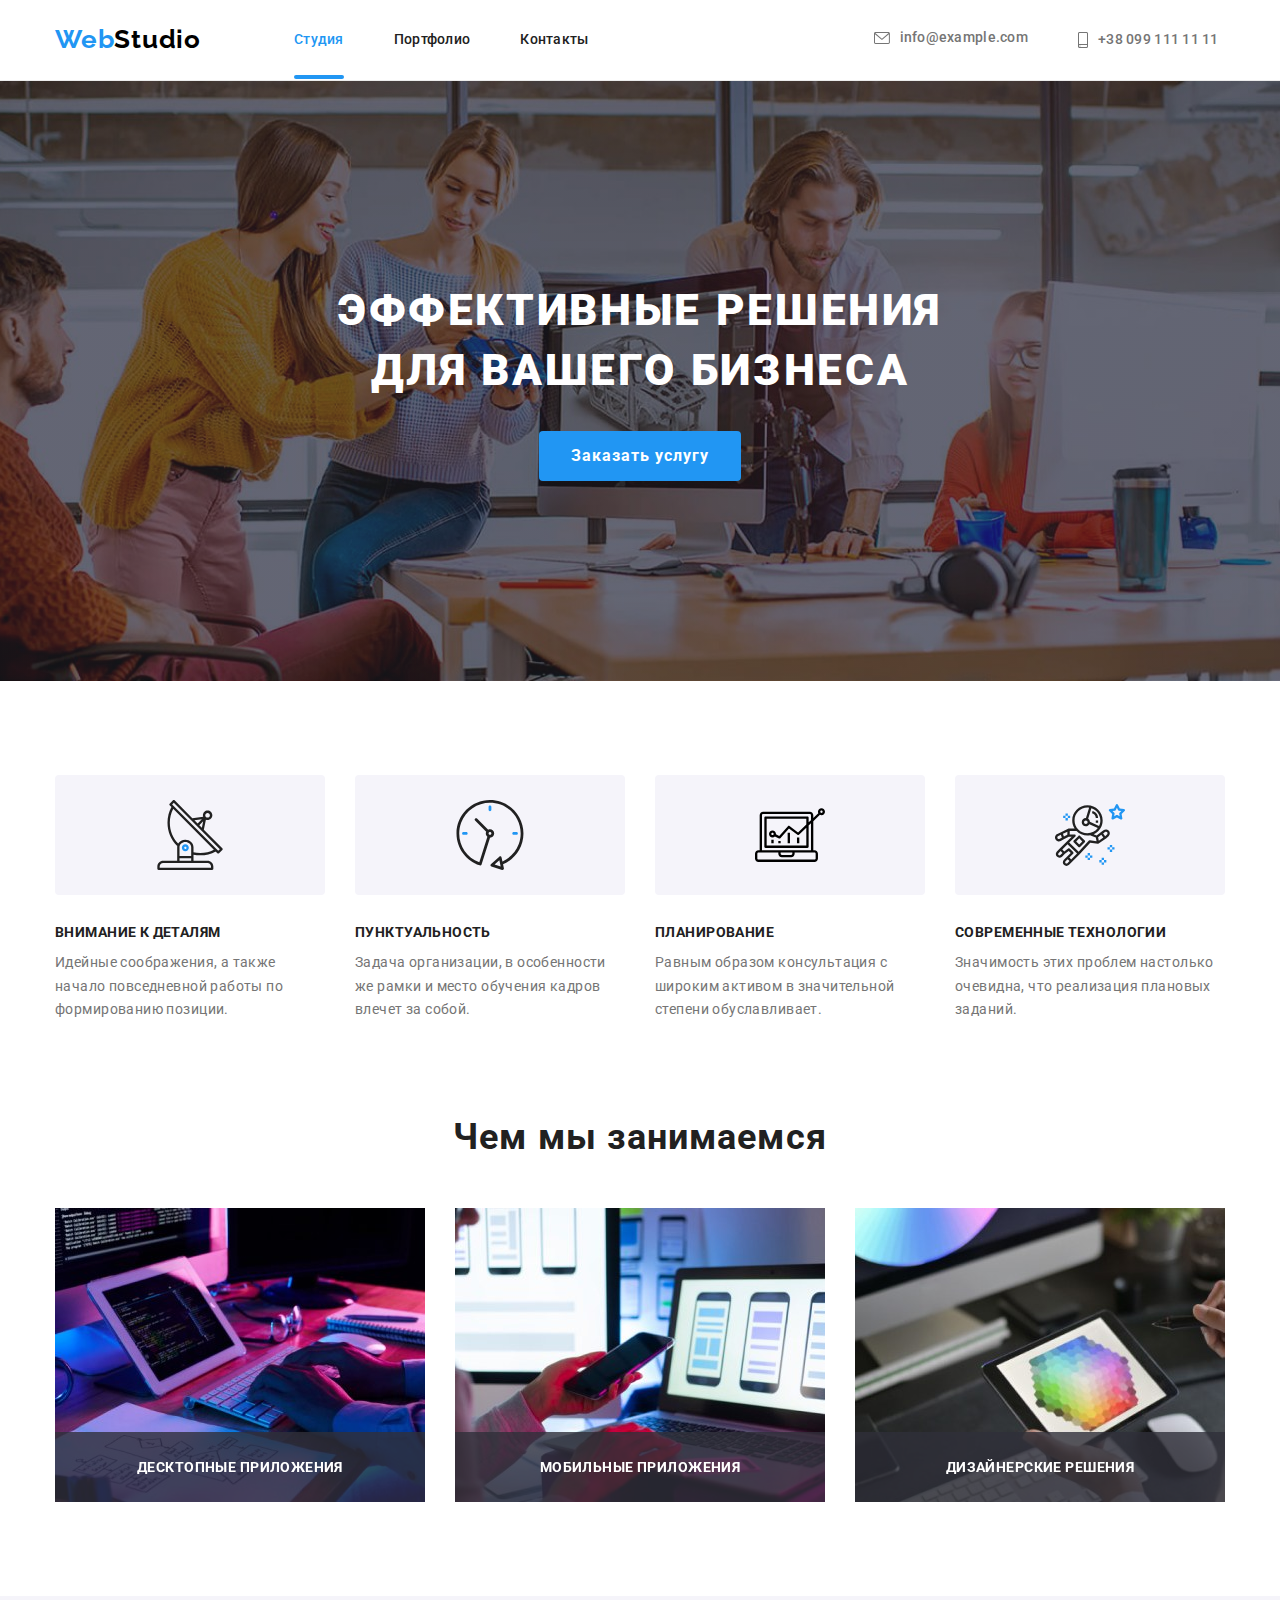
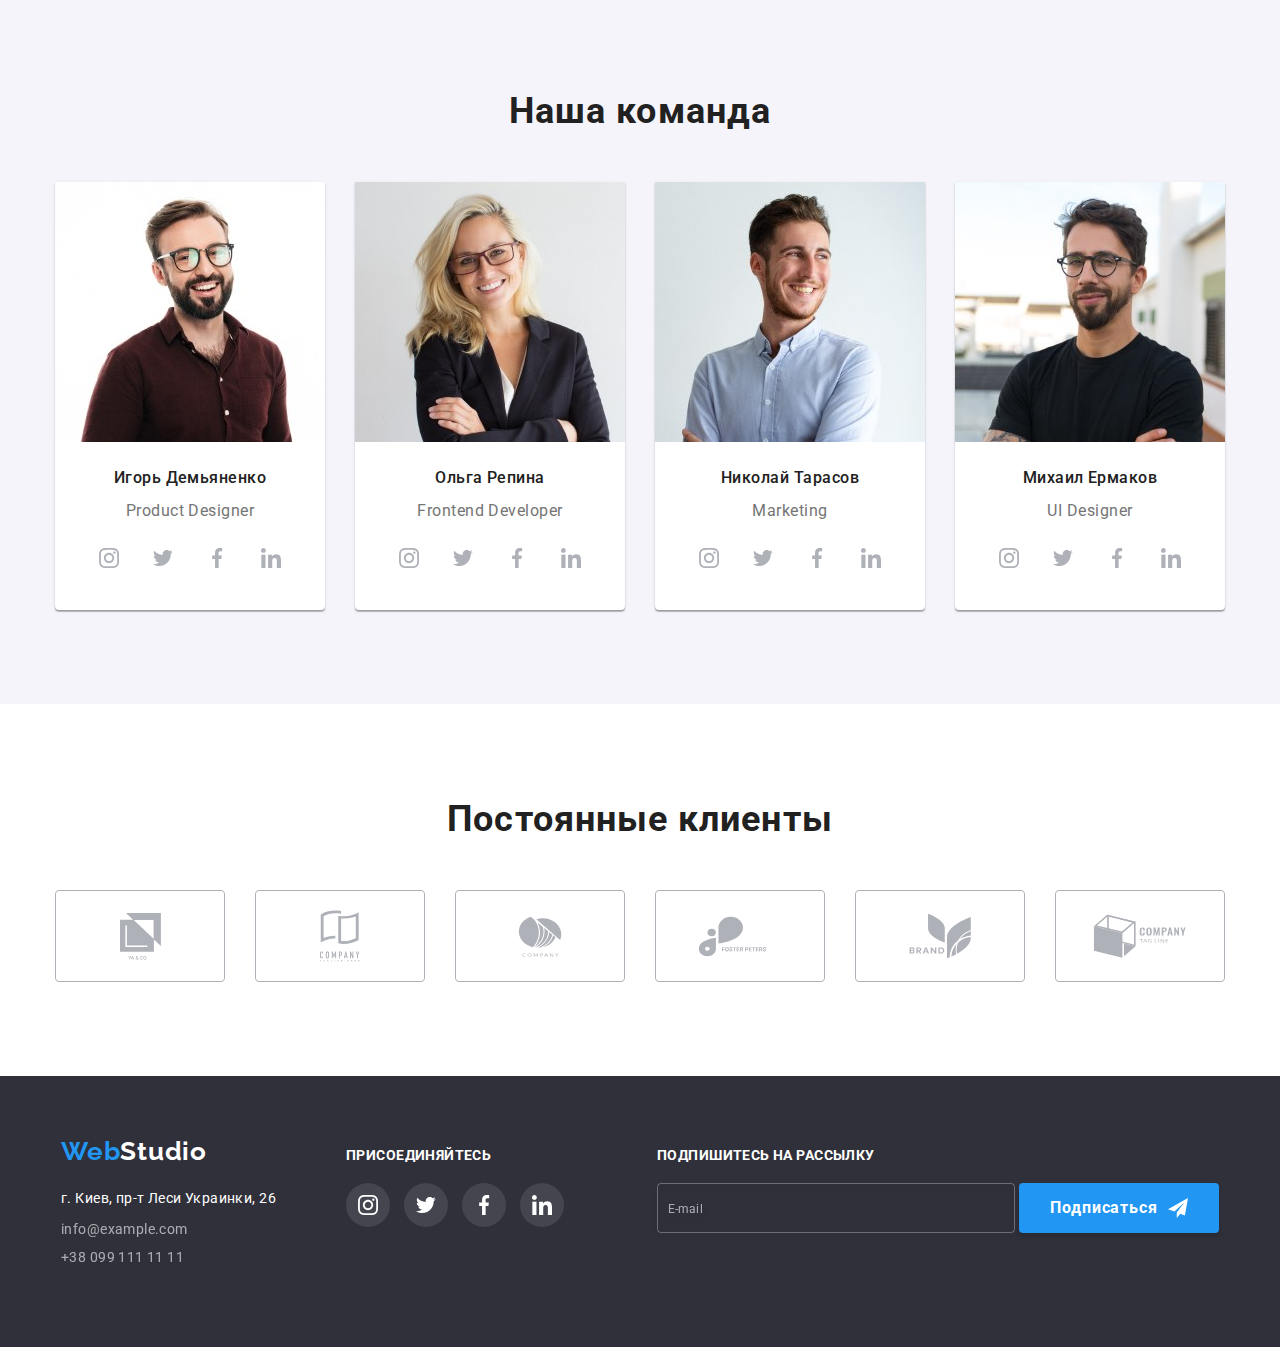
<file: index.html>
<!DOCTYPE html>
<html lang="en">
  <head>
    <meta charset="UTF-8" />
    <meta http-equiv="X-UA-Compatible" content="IE=edge" />
    <meta name="viewport" content="width=device-width, initial-scale=1.0" />
    <title>Document</title>
    <link
      href="https://fonts.googleapis.com/css2?family=Raleway:wght@700&family=Roboto:wght@400;500;700;900&display=swap"
      rel="stylesheet"
    />
    <link
      rel="stylesheet"
      href="https://cdnjs.cloudflare.com/ajax/libs/modern-normalize/1.1.0/modern-normalize.min.css"
    />
    <link rel="stylesheet" href="./css/main.min.css" />
  </head>
  <body>
    <header>
      <div class="container header-dekstop-tablet">
        <a href="./index.html" class="logo"
          ><span class="logo__one">Web</span
          ><span class="logo__two">Studio</span></a
        >
        <nav class="site-nav">
          <ul class="site-nav__list">
            <li class="site-nav__item">
              <a href="./index.html" class="current site-nav__link">Студия</a>
            </li>
            <li class="site-nav__item">
              <a href="./portfolio.html" class="site-nav__link">Портфолио</a>
            </li>
            <li class="site-nav__item">
              <a href="" class="site-nav__link">Контакты</a>
            </li>
          </ul>
        </nav>
        <ul class="contact-inf">
          <li class="contact-inf__list">
            <a href="mailto:info@example.com" class="contact-inf__link">
              <svg
                class="contact-inf__icon"
                width="16px"
                height="12px"
                fill="#757575"
              >
                <use href="./images/svg_icons/sprite.svg#mailletter"></use>
              </svg>
              info@example.com</a
            >
          </li>
          <li class="contact-inf__list">
            <a href="tel:+380991111111" class="contact-inf__link">
              <svg
                class="contact-inf__icon"
                width="10px"
                height="16px"
                fill="#757575"
              >
                <use href="./images/svg_icons/sprite.svg#smartphone"></use></svg
              >+38 099 111 11 11</a
            >
          </li>
        </ul>
      </div>

      <div class="container mobile-header">
        <a href="./index.html" class="mobile-header__logo"
          ><span class="mobile-header__logo-one">Web</span
          ><span class="mobile-header__logo-two">Studio</span></a
        >
        <div class="mobile-header__menu">
          <button type="button" class="mobile-header__button play_btn" data-menu-button>
            <svg class="mobile-header__icon" width="24px" height="16px">
              <use href="./images/svg_icons/sprite.svg#menu" class="menu-open"></use>
              <use href="./images/svg_icons/sprite.svg#close" class="menu-close"></use>
            </svg>
          </button>
        </div>
      </div>

      <div class="mobile-menu" data-menu>
        <div class="mobile-menu__container is-open">
          <nav class="mobile-nav">
            <ul class="mobile-nav__list">
              <li class="mobile-nav__item">
                <a href="./index.html" class="current mobile-nav__link"
                  >Студия</a
                >
              </li>
              <li class="mobile-nav__item">
                <a href="./portfolio.html" class="mobile-nav__link"
                  >Портфолио</a
                >
              </li>
              <li class="mobile-nav__item">
                <a href="" class="mobile-nav__link">Контакты</a>
              </li>
            </ul>
          </nav>
          <ul class="mobile-inf">
            <li class="mobile-inf__list">
              <a href="tel:+380991111111" class="mobile-inf__link-tel">
                +38 099 111 11 11</a
              >
            </li>
            <li class="mobile-inf__list">
              <a href="mailto:info@example.com" class="mobile-inf__link-mail">
                info@example.com</a
              >
            </li>
          </ul>
          <ul class="mobile-socials">
            <li class="mobile-socials__item">
              <a href="" class="mobile-socials__link">Instagram</a>
            </li>
            <li class="mobile-socials__item">
              <a href="" class="mobile-socials__link">Twitter</a>
            </li>
            <li class="mobile-socials__item">
              <a href="" class="mobile-socials__link">Facebook</a>
            </li>
            <li class="mobile-socials__item">
              <a href="" class="mobile-socials__link">Linkedin</a>
            </li>
          </ul>
        </div>
      </div>
    </header>
    <main>
      <div class="backdrop is-hidden" data-modal>
        <div class="modal">
          <div class="modal__close">
            <button
              type="button"
              class="button-close modal__button"
              data-modal-close
            >
              <svg
                class="button-close__icon"
                width="18px"
                height="18px"
                fill="#000000"
              >
                <use href="./images/svg_icons/sprite.svg#close"></use>
              </svg>
            </button>
          </div>
          <h2 class="modal__title">Оставьте свои данные, мы вам перезвоним</h2>
          <div class="modal__form">
            <form name="service-form" autocomplete="on" novalidate>
              <div class="modal__name">
                <label for="name" class="modal__label">Имя </label>
                <input type="text" name="name" id="name" class="modal__input" />
                <svg
                  class="modal__icon"
                  width="18px"
                  height="18px"
                  fill="#212121"
                  focusable="false"
                >
                  <use href="./images/svg_icons/sprite.svg#person-black"></use>
                </svg>
              </div>
              <div class="modal__tel">
                <label for="tel" class="modal__label">Телефон</label>
                <input type="tel" name="tel" id="tel" class="modal__input" />
                <svg
                  class="modal__icon"
                  width="18px"
                  height="18px"
                  fill="#212121"
                >
                  <use href="./images/svg_icons/sprite.svg#phone-black"></use>
                </svg>
              </div>
              <div class="modal__mail">
                <label for="mail" class="modal__label">Почта</label>
                <input
                  type="email"
                  name="mail"
                  id="mail"
                  class="modal__input"
                />
                <svg
                  class="modal__icon"
                  width="18px"
                  height="18px"
                  fill="#212121"
                  focusable="false"
                >
                  <use href="./images/svg_icons/sprite.svg#email-black"></use>
                </svg>
              </div>
              <div class="modal__text">
                <label for="comment" class="modal__label">
                  Комментарий
                  <textarea
                    name="comment"
                    rows="5"
                    placeholder="Введите текст"
                    class="modal__textarea"
                  ></textarea>
                </label>
              </div>
            </form>
          </div>
          <label class="modal__checkbox modal-checkbox">
            <input
              type="checkbox"
              name="modal-checkbox"
              class="modal-checkbox__input visually-hidden"
            />
            <span class="modal-checkbox__span"
              ><svg
                class="modal-checkbox__icon"
                width="11px"
                height="8px"
                fill="#ffffff"
              >
                <use href="./images/svg_icons/sprite.svg#vector"></use>
              </svg>
            </span>
            <span class="modal-checkbox__text"
              >Соглашаюсь с рассылкой и принимаю&nbsp
              <a href="" class="modal-checkbox__agreement">
                Условия договора</a
              ></span
            >
          </label>
          <button class="modal__submit" type="submit">Отправить</button>
        </div>
      </div>
      <section class="section hero-section">
        <h1 class="hero-section__title">
          Эффективные решения <br />
          для вашего бизнеса
        </h1>
        <button data-modal-open type="button" class="hero-section__button">
          Заказать услугу
        </button>
      </section>

      <section class="container section specials-section">
        <h2 class="specials-section__title">Особенности</h2>
        <ul class="specials-section__list">
          <li class="specials-section__item">
            <div class="specials-section__icon">
              <svg width="70px" height="70px">
                <use href="./images/svg_icons/sprite.svg#antenna"></use>
              </svg>
            </div>
            <h3 class="specials-section__subtitle">Внимание к деталям</h3>
            <p class="specials-section__text">
              Идейные соображения, а также начало повседневной работы по
              формированию позиции.
            </p>
          </li>
          <li class="specials-section__item">
            <div class="specials-section__icon">
              <svg width="70px" height="70px">
                <use href="./images/svg_icons/sprite.svg#clock"></use>
              </svg>
            </div>
            <h3 class="specials-section__subtitle">Пунктуальность</h3>
            <p class="specials-section__text">
              Задача организации, в особенности же рамки и место обучения кадров
              влечет за собой.
            </p>
          </li>
          <li class="specials-section__item">
            <div class="specials-section__icon">
              <svg width="70px" height="70px">
                <use href="./images/svg_icons/sprite.svg#diagram"></use>
              </svg>
            </div>
            <h3 class="specials-section__subtitle">Планирование</h3>
            <p class="specials-section__text">
              Равным образом консультация с широким активом в значительной
              степени обуславливает.
            </p>
          </li>
          <li class="specials-section__item">
            <div class="specials-section__icon">
              <svg width="70px" height="70px">
                <use href="./images/svg_icons/sprite.svg#astronaut"></use>
              </svg>
            </div>
            <h3 class="specials-section__subtitle">Современные технологии</h3>
            <p class="specials-section__text">
              Значимость этих проблем настолько очевидна, что реализация
              плановых заданий.
            </p>
          </li>
        </ul>
      </section>

      <section class="section container services-section">
        <h2 class="services-section__title">Чем мы занимаемся</h2>
        <ul class="services-section__list">
          <li class="services-section__item">
            <img
              srcset="
                ./images/dekstop_image/dekstop-service-image-one.jpg    1x,
                ./images/dekstop_image/dekstop-service-image-one@2x.jpg 2x
              "
              src="./images/dekstop_image/dekstop-service-image-one.jpg "
              alt="Фото 1 секції"
              width="370"
              height="294"
            />
            <h3 class="services-section__subtitle">Десктопные приложения</h3>
          </li>
          <li class="services-section__item">
            <img
              srcset="
                ./images/dekstop_image/dekstop-service-image-two.jpg      1x,
                ./images/dekstop_image/dekstop-service-image-two@2x-1.jpg 2x
              "
              src="./images/dekstop_image/dekstop-service-image-two.jpg"
              alt="Фото 2 секції"
              width="370"
              height="294"
            />
            <h3 class="services-section__subtitle">Мобильные приложения</h3>
          </li>
          <li class="services-section__item">
            <img
              srcset="
                ./images/dekstop_image/dekstop-service-image-three.jpg      1x,
                ./images/dekstop_image/dekstop-service-image-three@2x-2.jpg 2x
              "
              src="./images/dekstop_image/dekstop-service-image-three.jpg "
              alt="Фото 3 секції"
              width="370"
              height="294"
            />
            <h3 class="services-section__subtitle">Дизайнерские решения</h3>
          </li>
        </ul>
      </section>

      <section class="section team-section">
        <div class="container">
          <h2 class="team-section__title">Наша команда</h2>
          <ul class="team-section__list">
            <li class="team-section__item item-box">
              <picture>
                <source
                  media="(min-width: 1280px)"
                  srcset="
                    ./images/team/df-one270.jpg      1x,
                    ./images/team/df-one540@2x-3.jpg 2x
                  "
                />
                <source
                  media="(min-width: 768px)"
                  srcset="
                    ./images/team/tf-one.jpg    1x,
                    ./images/team/tf-one@2x.jpg 2x
                  "
                />
                <source
                  media="(max-width: 767px)"
                  srcset="
                    ./images/team/mb-one450.jpg    1x,
                    ./images/team/mb-one900@2x.jpg 2x
                  "
                />
                <img
                  src="./images/team/mb-one450.jpg"
                  alt="foto one"
                  width="450"
                  height="460"
                />
              </picture>
              <div class="team-section__inf">
                <h3 class="team-section__subtitle">Игорь Демьяненко</h3>
                <p class="team-section__text">Product Designer</p>
              </div>
              <div class="socials">
                <a
                  href=""
                  class="socials__link"
                  target="_blank"
                  rel="noopener noreferrer"
                  aria-label="instagram"
                >
                  <svg
                    class="socials__icon"
                    width="20px"
                    height="20px"
                    fill="#afb1b8"
                  >
                    <use
                      href="./images/svg_icons/sprite.svg#instagram"
                    ></use></svg
                ></a>
                <a
                  href=""
                  class="socials__link"
                  target="_blank"
                  rel="noopener noreferrer"
                  aria-label="twitter"
                >
                  <svg
                    class="socials__icon"
                    width="20px"
                    height="20px"
                    fill="#afb1b8"
                  >
                    <use
                      href="./images/svg_icons/sprite.svg#twitter"
                    ></use></svg
                ></a>
                <a
                  href=""
                  class="socials__link"
                  target="_blank"
                  rel="noopener noreferrer"
                  aria-label="facebook"
                >
                  <svg class="socials__icon" width="20px" height="20px">
                    <use
                      href="./images/svg_icons/sprite.svg#facebook"
                    ></use></svg
                ></a>
                <a
                  href=""
                  class="socials__link"
                  target="_blank"
                  rel="noopener noreferrer"
                  aria-label="linkedin"
                >
                  <svg
                    class="socials__icon"
                    width="20px"
                    height="20px"
                    fill="#afb1b8"
                  >
                    <use
                      href="./images/svg_icons/sprite.svg#linkedin"
                    ></use></svg
                ></a>
              </div>
            </li>
            <li class="team-section__item item-box">
              <picture>
                <source
                  media="(min-width: 1280px)"
                  srcset="
                    ./images/team/df-two270.jpg      1x,
                    ./images/team/df-two540@2x-4.jpg 2x
                  "
                />
                <source
                  media="(min-width: 768px)"
                  srcset="
                    ./images/team/tf-two.jpg      1x,
                    ./images/team/tf-two@2x-1.jpg 2x
                  "
                />
                <source
                  media="(max-width: 767px)"
                  srcset="
                    ./images/team/mb-two450.jpg      1x,
                    ./images/team/mb-two900@2x-1.jpg 2x
                  "
                />
                <img
                  src="./images/team/mb-two450.jpg"
                  alt="foto one"
                  width="450"
                  height="460"
                />
              </picture>

              <div class="team-section__inf">
                <h3 class="team-section__subtitle">Ольга Репина</h3>
                <p class="team-section__text">Frontend Developer</p>
              </div>
              <div class="socials">
                <a
                  href=""
                  class="socials__link"
                  target="_blank"
                  rel="noopener noreferrer"
                  aria-label="instagram"
                >
                  <svg
                    class="socials__icon"
                    width="20px"
                    height="20px"
                    fill="#afb1b8"
                  >
                    <use
                      href="./images/svg_icons/sprite.svg#instagram"
                    ></use></svg
                ></a>
                <a
                  href=""
                  class="socials__link"
                  target="_blank"
                  rel="noopener noreferrer"
                  aria-label="twitter"
                >
                  <svg
                    class="socials__icon"
                    width="20px"
                    height="20px"
                    fill="#afb1b8"
                  >
                    <use
                      href="./images/svg_icons/sprite.svg#twitter"
                    ></use></svg
                ></a>
                <a
                  href=""
                  class="socials__link"
                  target="_blank"
                  rel="noopener noreferrer"
                  aria-label="facebook"
                >
                  <svg class="socials__icon" width="20px" height="20px">
                    <use
                      href="./images/svg_icons/sprite.svg#facebook"
                    ></use></svg
                ></a>
                <a
                  href=""
                  class="socials__link"
                  target="_blank"
                  rel="noopener noreferrer"
                  aria-label="linkedin"
                >
                  <svg
                    class="socials__icon"
                    width="20px"
                    height="20px"
                    fill="#afb1b8"
                  >
                    <use
                      href="./images/svg_icons/sprite.svg#linkedin"
                    ></use></svg
                ></a>
              </div>
            </li>
            <li class="team-section__item item-box">
              <picture>
                <source
                  media="(min-width: 1280px)"
                  srcset="
                    ./images/team/df-three270.jpg      1x,
                    ./images/team/df-three540@2x-5.jpg 2x
                  "
                />
                <source
                  media="(min-width: 768px)"
                  srcset="
                    ./images/team/tf-three.jpg      1x,
                    ./images/team/tf-three@2x-2.jpg 2x
                  "
                />
                <source
                  media="(max-width: 767px)"
                  srcset="
                    ./images/team/mb-three450.jpg      1x,
                    ./images/team/mb-three900@2x-2.jpg 2x
                  "
                />
                <img
                  src="./images/team/mb-three450.jpg"
                  alt="foto one"
                  width="450"
                  height="460"
                />
              </picture>
              <div class="team-section__inf">
                <h3 class="team-section__subtitle">Николай Тарасов</h3>
                <p class="team-section__text">Marketing</p>
              </div>
              <div class="socials">
                <a
                  href=""
                  class="socials__link"
                  target="_blank"
                  rel="noopener noreferrer"
                  aria-label="instagram"
                >
                  <svg
                    class="socials__icon"
                    width="20px"
                    height="20px"
                    fill="#afb1b8"
                  >
                    <use
                      href="./images/svg_icons/sprite.svg#instagram"
                    ></use></svg
                ></a>
                <a
                  href=""
                  class="socials__link"
                  target="_blank"
                  rel="noopener noreferrer"
                  aria-label="twitter"
                >
                  <svg
                    class="socials__icon"
                    width="20px"
                    height="20px"
                    fill="#afb1b8"
                  >
                    <use
                      href="./images/svg_icons/sprite.svg#twitter"
                    ></use></svg
                ></a>
                <a
                  href=""
                  class="socials__link"
                  target="_blank"
                  rel="noopener noreferrer"
                  aria-label="facebook"
                >
                  <svg class="socials__icon" width="20px" height="20px">
                    <use
                      href="./images/svg_icons/sprite.svg#facebook"
                    ></use></svg
                ></a>
                <a
                  href=""
                  class="socials__link"
                  target="_blank"
                  rel="noopener noreferrer"
                  aria-label="linkedin"
                >
                  <svg
                    class="socials__icon"
                    width="20px"
                    height="20px"
                    fill="#afb1b8"
                  >
                    <use
                      href="./images/svg_icons/sprite.svg#linkedin"
                    ></use></svg
                ></a>
              </div>
            </li>
            <li class="team-section__item item-box">
              <picture>
                <source
                  media="(min-width: 1280px)"
                  srcset="
                    ./images/team/df-four270.jpg      1x,
                    ./images/team/df-four540@2x-6.jpg 2x
                  "
                />
                <source
                  media="(min-width: 768px)"
                  srcset="
                    ./images/team/tf-four354.jpg      1x,
                    ./images/team/tf-four708@2x-3.jpg 2x
                  "
                />
                <source
                  media="(max-width: 767px)"
                  srcset="
                    ./images/team/mb-four450.jpg      1x,
                    ./images/team/mb-four900@2x-3.jpg 2x
                  "
                />
                <img
                  src="./images/team/mb-four450.jpg"
                  alt="foto one"
                  width="450"
                  height="460"
                />
              </picture>
              <div class="team-section__inf">
                <h3 class="team-section__subtitle">Михаил Ермаков</h3>
                <p class="team-section__text">UI Designer</p>
              </div>
              <div class="socials">
                <a
                  href=""
                  class="socials__link"
                  target="_blank"
                  rel="noopener noreferrer"
                  aria-label="instagram"
                >
                  <svg
                    class="socials__icon"
                    width="20px"
                    height="20px"
                    fill="#afb1b8"
                  >
                    <use
                      href="./images/svg_icons/sprite.svg#instagram"
                    ></use></svg
                ></a>
                <a
                  href=""
                  class="socials__link"
                  target="_blank"
                  rel="noopener noreferrer"
                  aria-label="twitter"
                >
                  <svg
                    class="socials__icon"
                    width="20px"
                    height="20px"
                    fill="#afb1b8"
                  >
                    <use
                      href="./images/svg_icons/sprite.svg#twitter"
                    ></use></svg
                ></a>
                <a
                  href=""
                  class="socials__link"
                  target="_blank"
                  rel="noopener noreferrer"
                  aria-label="facebook"
                >
                  <svg class="socials__icon" width="20px" height="20px">
                    <use
                      href="./images/svg_icons/sprite.svg#facebook"
                    ></use></svg
                ></a>
                <a
                  href=""
                  class="socials__link"
                  target="_blank"
                  rel="noopener noreferrer"
                  aria-label="linkedin"
                >
                  <svg
                    class="socials__icon"
                    width="20px"
                    height="20px"
                    fill="#afb1b8"
                  >
                    <use
                      href="./images/svg_icons/sprite.svg#linkedin"
                    ></use></svg
                ></a>
              </div>
            </li>
          </ul>
        </div>
      </section>
      <section class="section container customers-section">
        <h2 class="customers-section__title">Постоянные клиенты</h2>
        <ul class="customers-section__list">
          <li class="customers-section__item">
            <a
              href=""
              class="customers-section__link"
              target="_blank"
              rel="noopener noreferrer"
              aria-label="company1"
            >
              <svg
                class="customers-section__icon"
                width="41px"
                height="47px"
                fill="#afb1b8"
              >
                <use href="./images/svg_icons/sprite.svg#company1"></use></svg
            ></a>
          </li>
          <li class="customers-section__item">
            <a
              href=""
              class="customers-section__link"
              target="_blank"
              rel="noopener noreferrer"
              aria-label="company2"
            >
              <svg
                class="customers-section__icon"
                width="40px"
                height="52px"
                fill="#afb1b8"
              >
                <use href="./images/svg_icons/sprite.svg#company2"></use></svg
            ></a>
          </li>
          <li class="customers-section__item">
            <a
              href=""
              class="customers-section__link"
              target="_blank"
              rel="noopener noreferrer"
              aria-label="company3"
            >
              <svg
                class="customers-section__icon"
                width="44px"
                height="41px"
                fill="#afb1b8"
              >
                <use href="./images/svg_icons/sprite.svg#company3"></use></svg
            ></a>
          </li>
          <li class="customers-section__item">
            <a
              href=""
              class="customers-section__link"
              target="_blank"
              rel="noopener noreferrer"
              aria-label="company4"
            >
              <svg
                class="customers-section__icon"
                width="85px"
                height="41px"
                fill="#afb1b8"
              >
                <use href="./images/svg_icons/sprite.svg#company4"></use></svg
            ></a>
          </li>
          <li class="customers-section__item">
            <a
              href=""
              class="customers-section__link"
              target="_blank"
              rel="noopener noreferrer"
              aria-label="company5"
            >
              <svg
                class="customers-section__icon"
                width="63px"
                height="46px"
                fill="#afb1b8"
              >
                <use href="./images/svg_icons/sprite.svg#company5"></use></svg
            ></a>
          </li>
          <li class="customers-section__item">
            <a
              href=""
              class="customers-section__link"
              target="_blank"
              rel="noopener noreferrer"
              aria-label="company6"
            >
              <svg
                class="customers-section__icon"
                width="94px"
                height="44px"
                fill="#afb1b8"
              >
                <use href="./images/svg_icons/sprite.svg#company6"></use></svg
            ></a>
          </li>
        </ul>
      </section>
    </main>
    <!--Футер -->
    <footer>
      <div class="container footer_container">
        <div class="info-block">
          <a href="./index.html" class="info-block__logo logo-footer"
            ><span class="logo-footer__one">Web</span
            ><span class="logo-footer__two">Studio</span></a
          >
          <address class="info-block__address">
            <ul class="info-block__list">
              <li class="info-block__item">
                <a
                  href="https://www.google.com/maps/place/Lesi+Ukrainky+Blvd,+26,+Kyiv,+02000/@50.4265807,30.5383858,17z/data=!3m1!4b1!4m5!3m4!1s0x40d4cf0e033ecbe9:0x57a4dffefec77da0!8m2!3d50.4265807!4d30.5383858"
                  class="info-block__street"
                >
                  г. Киев, пр-т Леси Украинки, 26</a
                >
              </li>
              <li class="info-block__item">
                <a href="mailto:info@example.com" class="info-block__link"
                  >info@example.com</a
                >
              </li>
              <li class="info-block__item">
                <a href="tel:+380991111111" class="info-block__link">
                  +38 099 111 11 11
                </a>
              </li>
            </ul>
          </address>
        </div>
        <div class="socials-footer">
          <h3 class="socials-footer__subtitle">Присоединяйтесь</h3>
          <ul class="socials-footer__list">
            <li class="socials-footer__item">
              <a
                href=""
                class="socials-footer__link"
                target="_blank"
                rel="noopener noreferrer"
                aria-label="instagram"
              >
                <svg
                  class="socials-footer__icon"
                  width="20px"
                  height="20px"
                  fill="#afb1b8"
                >
                  <use
                    href="./images/svg_icons/sprite.svg#instagram"
                  ></use></svg
              ></a>
            </li>
            <li class="socials-footer__item">
              <a
                href=""
                class="socials-footer__link"
                target="_blank"
                rel="noopener noreferrer"
                aria-label="twitter"
              >
                <svg
                  class="socials-footer__icon"
                  width="20px"
                  height="20px"
                  fill="#afb1b8"
                >
                  <use href="./images/svg_icons/sprite.svg#twitter"></use></svg
              ></a>
            </li>
            <li class="socials-footer__item">
              <a
                href=""
                class="socials-footer__link"
                target="_blank"
                rel="noopener noreferrer"
                aria-label="facebook"
              >
                <svg class="socials-footer__icon" width="20px" height="20px">
                  <use href="./images/svg_icons/sprite.svg#facebook"></use></svg
              ></a>
            </li>
            <li class="socials-footer__item">
              <a
                href=""
                class="socials-footer__link"
                target="_blank"
                rel="noopener noreferrer"
                aria-label="linkedin"
              >
                <svg
                  class="socials-footer__icon"
                  width="20px"
                  height="20px"
                  fill="#afb1b8"
                >
                  <use href="./images/svg_icons/sprite.svg#linkedin"></use></svg
              ></a>
            </li>
          </ul>
        </div>
        <div class="subscription">
          <h3 class="subscription__subtitle">Подпишитесь на рассылку</h3>
          <ul class="subscription__list">
            <li class="subscription__item">
              <form clas="subscription__form">
                <label for="email-subscription" class="subscription__mail">
                  <input
                    type="email"
                    name="email-subscription"
                    id="email-subscription"
                    placeholder="E-mail"
                    class="subscription__input"
                  />
                </label>
              </form>
            </li>
            <li class="subscription__item">
              <button type="button" href="" class="subscription__button">
                <span class="sub">Подписаться</span>
                <svg class="" width="20px" height="20px" fill="#ffffff">
                  <use href="./images/svg_icons/sprite.svg#icon-send"></use>
                </svg>
              </button>
            </li>
          </ul>
        </div>
      </div>
    </footer>
    <script src="./js/modal.js"></script>
    <script src="./js/menu.js"></script>
  </body>
</html>
</file>
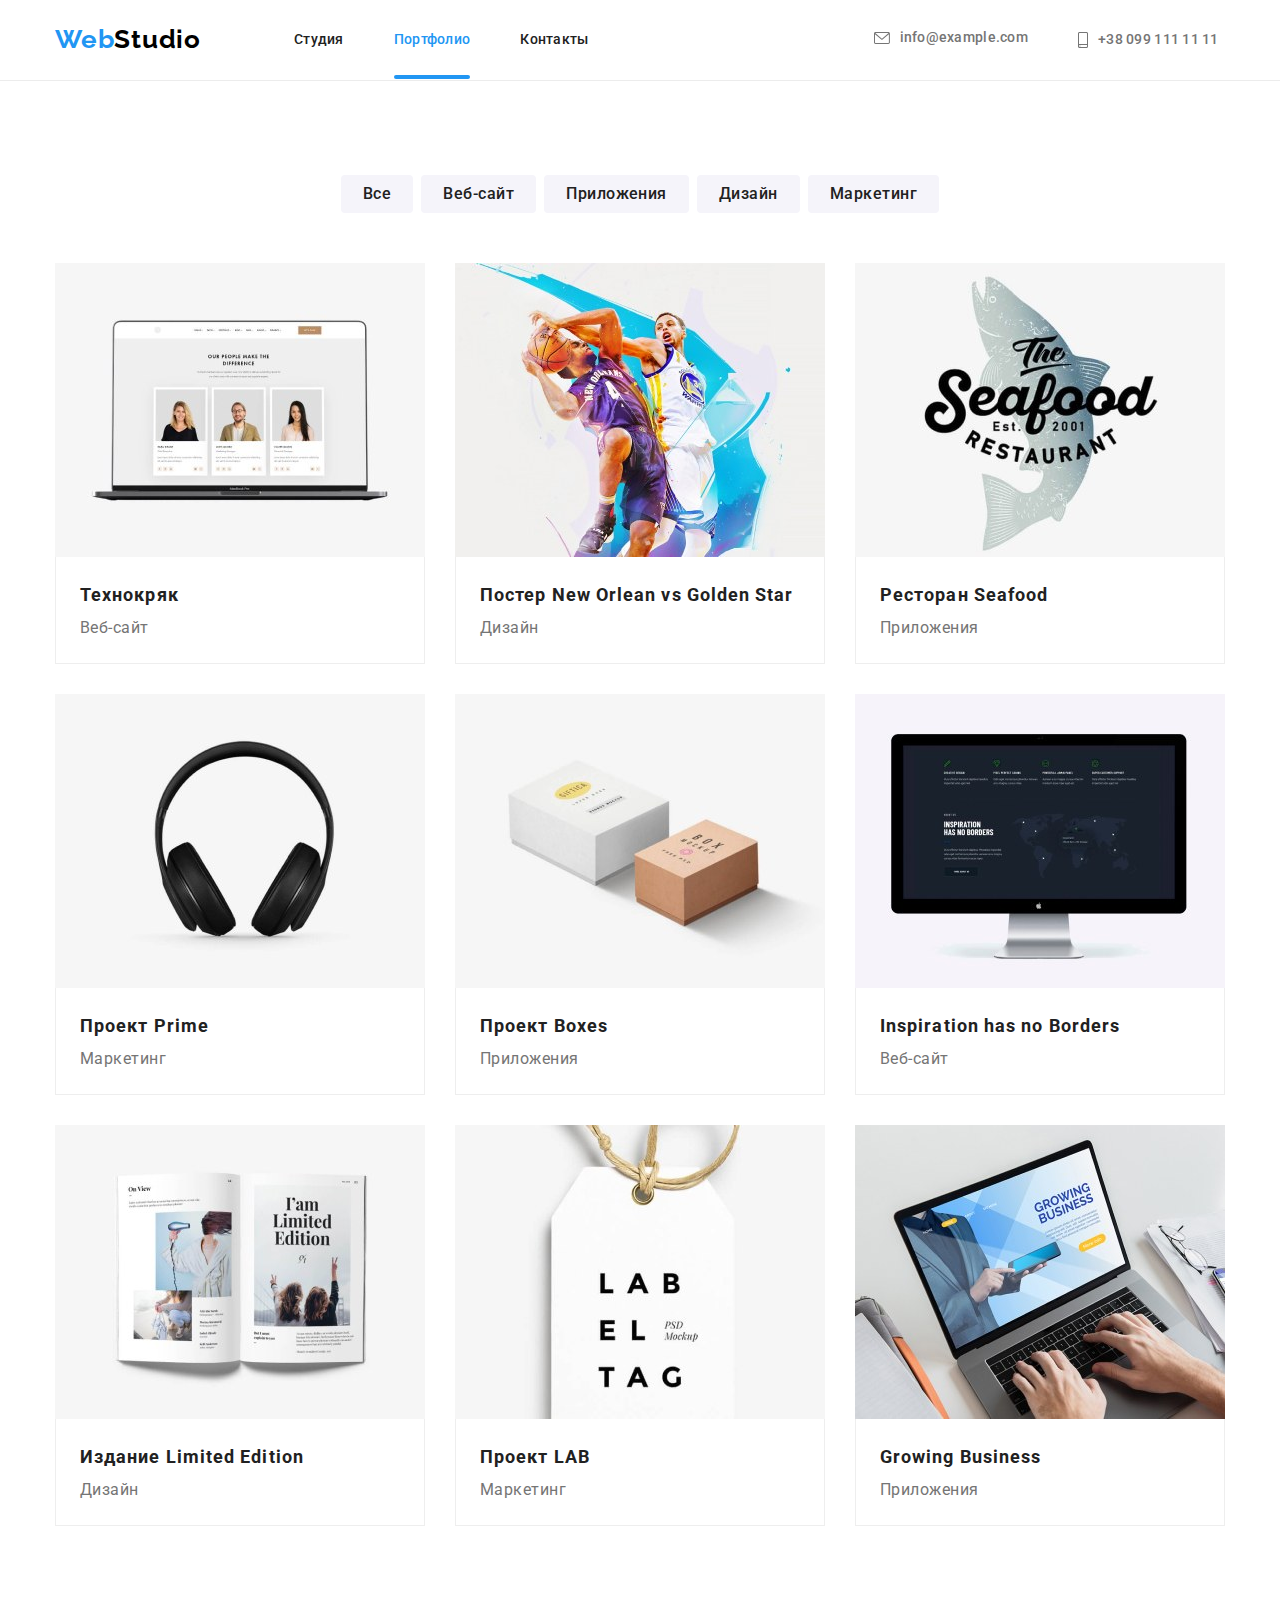
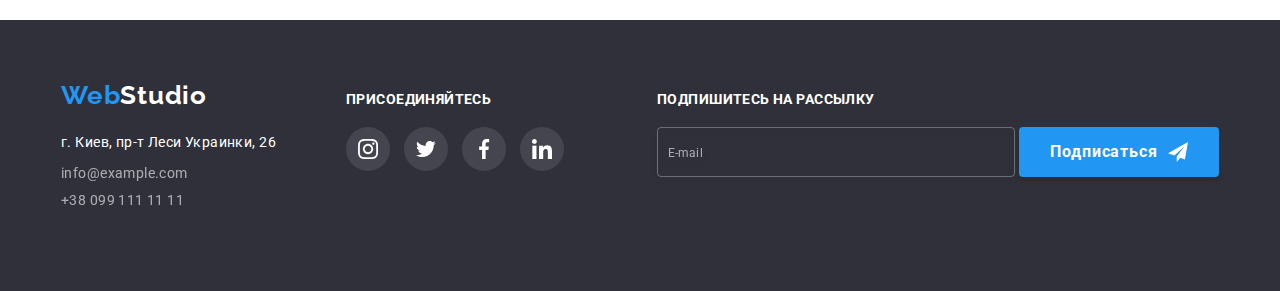
<file: portfolio.html>
<!DOCTYPE html>
<html lang="en">
  <head>
    <meta charset="UTF-8" />
    <meta http-equiv="X-UA-Compatible" content="IE=edge" />
    <meta name="viewport" content="width=device-width, initial-scale=1.0" />
    <title>Document</title>
    <link
      href="https://fonts.googleapis.com/css2?family=Raleway:wght@700&family=Roboto:wght@400;500;700;900&display=swap"
      rel="stylesheet"
    />
    <link rel="stylesheet" href="https://cdnjs.cloudflare.com/ajax/libs/modern-normalize/1.1.0/modern-normalize.min.css"
    />
    <link rel="stylesheet" href="./css/main.min.css" />
  </head>
  <body>
    <header>
      <div class="container header-dekstop-tablet">
        <a href="./index.html" class="logo"
          ><span class="logo__one">Web</span
          ><span class="logo__two">Studio</span></a
        >
        <nav class="site-nav">
          <ul class="site-nav__list">
            <li class="site-nav__item">
              <a href="./index.html" class=" site-nav__link">Студия</a>
            </li>
            <li class="site-nav__item">
              <a href="./portfolio.html" class="site-nav__link current">Портфолио</a>
            </li>
            <li class="site-nav__item">
              <a href="" class="site-nav__link">Контакты</a>
            </li>
          </ul>
        </nav>
        <ul class="contact-inf">
          <li class="contact-inf__list">
            <a href="mailto:info@example.com" class="contact-inf__link">
              <svg
                class="contact-inf__icon"
                width="16px"
                height="12px"
                fill="#757575"
              >
                <use href="./images/svg_icons/sprite.svg#mailletter"></use>
              </svg>
              info@example.com</a
            >
          </li>
          <li class="contact-inf__list">
            <a href="tel:+380991111111" class="contact-inf__link">
              <svg
                class="contact-inf__icon"
                width="10px"
                height="16px"
                fill="#757575"
              >
                <use href="./images/svg_icons/sprite.svg#smartphone"></use></svg
              >+38 099 111 11 11</a
            >
          </li>
        </ul>
      </div>

      <div class="container mobile-header">
        <a href="./index.html" class="mobile-header__logo"
          ><span class="mobile-header__logo-one">Web</span
          ><span class="mobile-header__logo-two">Studio</span></a
        >
        <div class="mobile-header__menu">
          <button type="button" class="mobile-header__button play_btn" data-menu-button>
            <svg class="mobile-header__icon" width="24px" height="16px">
              <use href="./images/svg_icons/sprite.svg#menu" class="menu-open"></use>
              <use href="./images/svg_icons/sprite.svg#close" class="menu-close"></use>
            </svg>
          </button>
        </div>
      </div>

      <div class="mobile-menu" data-menu>
        <div class="mobile-menu__container is-open">
          <nav class="mobile-nav">
            <ul class="mobile-nav__list">
              <li class="mobile-nav__item">
                <a href="./index.html" class=" mobile-nav__link"
                  >Студия</a
                >
              </li>
              <li class="mobile-nav__item">
                <a href="./portfolio.html" class="mobile-nav__link current"
                  >Портфолио</a
                >
              </li>
              <li class="mobile-nav__item">
                <a href="" class="mobile-nav__link">Контакты</a>
              </li>
            </ul>
          </nav>
          <ul class="mobile-inf">
            <li class="mobile-inf__list">
              <a href="tel:+380991111111" class="mobile-inf__link-tel">
                +38 099 111 11 11</a
              >
            </li>
            <li class="mobile-inf__list">
              <a href="mailto:info@example.com" class="mobile-inf__link-mail">
                info@example.com</a
              >
            </li>
          </ul>
          <ul class="mobile-socials">
            <li class="mobile-socials__item">
              <a href="" class="mobile-socials__link">Instagram</a>
            </li>
            <li class="mobile-socials__item">
              <a href="" class="mobile-socials__link">Twitter</a>
            </li>
            <li class="mobile-socials__item">
              <a href="" class="mobile-socials__link">Facebook</a>
            </li>
            <li class="mobile-socials__item">
              <a href="" class="mobile-socials__link">Linkedin</a>
            </li>
          </ul>
        </div>
      </div>
    </header>
    <main>
      <section class="container section projects">
          <h1 class="projects__title">Проекты</h1>
          <ul class="projects__list-buttons">
            <li class="projects__item-buttons"><button type="button" class="projects__button">Все</button></li>
            <li class="projects__item-buttons"><button type="button" class="projects__button">Веб-сайт</button></li>
            <li class="projects__item-buttons"><button type="button" class="projects__button">Приложения</button></li>
            <li class="projects__item-buttons"><button type="button" class="projects__button">Дизайн</button></li>
            <li class="projects__item-buttons"><button type="button" class="projects__button">Маркетинг</button>
            </li>
          </ul>

          <ul class="projects__cards">
            <li class="projects__item">
             <div class="projects__overlay">  
              <picture>
              <source media="(min-width: 1280px)" srcset="./images/dekstop_image/dekstop-portfolio-foto-one370.jpg 1x, ./images/dekstop_image/dekstop-portfolio-foto-one740@2x.jpg 2x">
              <source media="(min-width: 768px)" srcset="./images/tablet_image/tablet-foto-portfolio-one.jpg 1x, ./images/tablet_image/tablet-foto-portfolio-one@2x.jpg 2x">
              <source media="(max-width: 767px)" srcset="./images/mobile_image/mobile-foto450.jpg 1x, ./images/mobile_image/mobile-foto900@2x.jpg 2x">
            <img src="./images/mobile_image/mobile-foto450.jpg" alt="foto one" width="450"
            height="294">
            </picture>
              <p class="projects__overlay-text">Ресурс предлагает комплексные предложения с разным уровнем функционала и сервисов. Все это позволит посетителю получить исчерпывающие сведения о компании или частном лице.</p>
              </div>
              <div class="projects__textbox">
              <h2 class="projects__name">Технокряк</h2>
              <p class="projects__text">Веб-сайт</p>
              </div> 
            </li>
            <li class="projects__item">
              <div class="projects__overlay">
                <picture>
                  <source media="(min-width: 1280px)" srcset="./images/dekstop_image/dekstop-portfolio-foto-two370.jpg 1x, ./images/dekstop_image/dekstop-portfolio-foto-two740@2x-1.jpg 2x">
                  <source media="(min-width: 768px)" srcset="./images/tablet_image/tablet-foto-portfolio-two.jpg 1x, ./images/tablet_image/tablet-foto-portfolio-two@2x-1.jpg 2x">
                  <source media="(max-width: 767px)" srcset="./images/mobile_image/mobile-foto-portfolio-one.jpg 1x, ./images/mobile_image/mobile-foto-portfolio-one@2x.jpg 2x">
                <img src="./images/mobile_image/mobile-foto-portfolio-one@2x.jpg" alt="foto one" width="450"
                height="294">
                </picture>
                <p class="projects__overlay-text">Ресурс предлагает комплексные предложения с разным уровнем функционала и сервисов. Все это позволит посетителю получить исчерпывающие сведения о компании или частном лице.</p>
                </div>
              <div class="projects__textbox">
              <h2 class="projects__name">Постер New Orlean vs Golden Star</h2>
              <p class="projects__text">Дизайн</p>
              </div>
            </li>
            <li class="projects__item">
              <div class="projects__overlay">
                <picture>
                  <source media="(min-width: 1280px)" srcset="./images/dekstop_image/dekstop-portfolio-foto-three370.jpg 1x, ./images/dekstop_image/dekstop-portfolio-foto-three740@2x-2.jpg 2x">
                  <source media="(min-width: 768px)" srcset="./images/tablet_image/tablet-foto-portfolio-three.jpg 1x, ./images/tablet_image/tablet-foto-portfolio-three@2x-2.jpg 2x">
                  <source media="(max-width: 767px)" srcset="./images/mobile_image/mobile-foto-portfolio-two.jpg 1x, ./images/mobile_image/mobile-foto-portfolio-two@2x-1.jpg 2x">
                <img src="./images/mobile_image/mobile-foto-portfolio-two@2x-1.jpg" alt="foto one" width="450"
                height="294">
                </picture>
                <p class="projects__overlay-text">Ресурс предлагает комплексные предложения с разным уровнем функционала и сервисов. Все это позволит посетителю получить исчерпывающие сведения о компании или частном лице.</p>
                </div>
              <div class="projects__textbox">
              <h2 class="projects__name">Ресторан Seafood</h2>
              <p class="projects__text">Приложения</p>
              </div>
            </li>
            <li class="projects__item">
              <div class="projects__overlay">
                <picture>
                  <source media="(min-width: 1280px)" srcset="./images/dekstop_image/dekstop-portfolio-foto-four370.jpg 1x, ./images/dekstop_image/dekstop-portfolio-foto-four740@2x-3.jpg 2x">
                  <source media="(min-width: 768px)" srcset="./images/tablet_image/tablet-foto-portfolio-four.jpg 1x, ./images/tablet_image/tablet-foto-portfolio-four@2x-3.jpg 2x">
                  <source media="(max-width: 767px)" srcset="./images/mobile_image/mobile-foto-portfolio-three.jpg 1x, ./images/mobile_image/mobile-foto-portfolio-three@2x-2.jpg 2x">
                <img src="./images/mobile_image/mobile-foto-portfolio-three@2x-2.jpg" alt="foto one" width="450"
                height="294">
                </picture>
                <p class="projects__overlay-text">Ресурс предлагает комплексные предложения с разным уровнем функционала и сервисов. Все это позволит посетителю получить исчерпывающие сведения о компании или частном лице.</p>
                </div>
              <div class="projects__textbox">
              <h2 class="projects__name">Проект Prime</h2>
              <p class="projects__text">Маркетинг</p>
              </div>
            </li>
            <li class="projects__item">
              <div class="projects__overlay">
                <picture>
                  <source media="(min-width: 1280px)" srcset="./images/dekstop_image/dekstop-portfolio-foto-five370.jpg 1x, ./images/dekstop_image/dekstop-portfolio-foto-five740@2x-4.jpg 2x">
                  <source media="(min-width: 768px)" srcset="./images/tablet_image/tablet-foto-portfolio-five.jpg 1x, ./images/tablet_image/tablet-foto-portfolio-five@2x-4.jpg 2x">
                  <source media="(max-width: 767px)" srcset="./images/mobile_image/mobile-foto-portfolio-four.jpg 1x, ./images/mobile_image/mobile-foto-portfolio-four@2x-3.jpg 2x">
                <img src="./images/mobile_image/mobile-foto-portfolio-four@2x-3.jpg" alt="foto one" width="450"
                height="294">
                </picture>
                <p class="projects__overlay-text">Ресурс предлагает комплексные предложения с разным уровнем функционала и сервисов. Все это позволит посетителю получить исчерпывающие сведения о компании или частном лице.</p>
                </div>
              <div class="projects__textbox">
              <h2 class="projects__name">Проект Boxes</h2>
              <p class="projects__text">Приложения</p>
            </div>
            </li>
            <li class="projects__item">
              <div class="projects__overlay">
                <picture>
                  <source media="(min-width: 1280px)" srcset="./images/dekstop_image/dekstop-portfolio-foto-six370.jpg 1x, ./images/dekstop_image/dekstop-portfolio-foto-six740@2x-5.jpg 2x">
                  <source media="(min-width: 768px)" srcset="./images/tablet_image/tablet-foto-portfolio-six.jpg 1x, ./images/tablet_image/tablet-foto-portfolio-six@2x-5.jpg 2x">
                  <source media="(max-width: 767px)" srcset="./images/mobile_image/mobile-foto-portfolio-five.jpg 1x, ./images/mobile_image/mobile-foto-portfolio-five@2x-4.jpg 2x">
                <img src="./images/mobile_image/mobile-foto-portfolio-five@2x-4.jpg" alt="foto one" width="450"
                height="294">
                </picture>
                <p class="projects__overlay-text">Ресурс предлагает комплексные предложения с разным уровнем функционала и сервисов. Все это позволит посетителю получить исчерпывающие сведения о компании или частном лице.</p>
                </div>
              <div class="projects__textbox">
              <h2 class="projects__name">Inspiration has no Borders</h2>
              <p class="projects__text">Веб-сайт</p>
              </div>
            </li>
            <li class="projects__item">
              <div class="projects__overlay">
                <picture>
                  <source media="(min-width: 1280px)" srcset="./images/dekstop_image/dekstop-portfolio-foto-seven370.jpg 1x, ./images/dekstop_image/dekstop-portfolio-foto-seven740@2x-6.jpg 2x">
                  <source media="(min-width: 768px)" srcset="./images/tablet_image/tablet-foto-portfolio-seven.jpg 1x, ./images/tablet_image/tablet-foto-portfolio-seven@2x-6.jpg 2x">
                  <source media="(max-width: 767px)" srcset="./images/mobile_image/mobile-foto-portfolio-six.jpg 1x, ./images/mobile_image/mobile-foto-portfolio-six@2x-5.jpg 2x">
                <img src="./images/mobile_image/mobile-foto-portfolio-six@2x-5.jpg" alt="foto one" width="450"
                height="294">
                </picture>
                  <p class="projects__overlay-text">Ресурс предлагает комплексные предложения с разным уровнем функционала и сервисов. Все это позволит посетителю получить исчерпывающие сведения о компании или частном лице.</p>
                  </div>
              <div class="projects__textbox">
              <h2 class="projects__name">Издание Limited Edition</h2>
              <p class="projects__text">Дизайн</p>
              </div>
            </li>
            <li class="projects__item">
              <div class="projects__overlay">
                <picture>
                  <source media="(min-width: 1280px)" srcset="./images/dekstop_image/dekstop-portfolio-foto-eight370.jpg 1x, ./images/dekstop_image/dekstop-portfolio-foto-eight740@2x-7.jpg 2x">
                  <source media="(min-width: 768px)" srcset="./images/tablet_image/tablet-foto-portfolio-eight.jpg 1x, ./images/tablet_image/tablet-foto-portfolio-eight@2x-7.jpg 2x">
                  <source media="(max-width: 767px)" srcset="./images/mobile_image/mobile-foto-portfolio-seven.jpg 1x, ./images/mobile_image/mobile-foto-portfolio-seven@2x-6.jpg 2x">
                <img src="./images/mobile_image/mobile-foto-portfolio-seven@2x-6.jpg" alt="foto one" width="450"
                height="294">
                </picture>
                <p class="projects__overlay-text">Ресурс предлагает комплексные предложения с разным уровнем функционала и сервисов. Все это позволит посетителю получить исчерпывающие сведения о компании или частном лице.</p>
                </div>
              <div class="projects__textbox">
              <h2 class="projects__name">Проект LAB</h2>
              <p class="projects__text">Маркетинг</p>
              </div>
            </li>
            <li class="projects__item">
              <div class="projects__overlay">
                <picture>
                  <source media="(min-width: 1280px)" srcset="./images/dekstop_image/dekstop-portfolio-foto-nine370.jpg 1x, ./images/dekstop_image/dekstop-portfolio-foto-nine740@2x-8.jpg 2x">
                  <source media="(min-width: 768px)" srcset="./images/tablet_image/tablet-foto-portfolio-nine.jpg 1x, ./images/tablet_image/tablet-foto-portfolio-nine@2x-8.jpg 2x">
                  <source media="(max-width: 767px)" srcset="./images/mobile_image/mobile-foto-portfolio-eight.jpg 1x, ./images/mobile_image/mobile-foto-portfolio-eight@2x-7.jpg 2x">
                <img src="./images/mobile_image/mobile-foto-portfolio-eight@2x-7.jpg" alt="foto one" width="450"
                height="294">
                </picture>
                <p class="projects__overlay-text">Ресурс предлагает комплексные предложения с разным уровнем функционала и сервисов. Все это позволит посетителю получить исчерпывающие сведения о компании или частном лице.</p>
                </div>
              <div class="projects__textbox">
              <h2 class="projects__name">Growing Business</h2>
              <p class="projects__text">Приложения</p>
              </div>
            </li>
          </ul>
      </section> 
    </main>
    <!--Футер -->
    <footer>
      <div class="container footer_container">
        <div class="info-block">
          <a href="./index.html" class="info-block__logo logo-footer"
            ><span class="logo-footer__one">Web</span
            ><span class="logo-footer__two">Studio</span></a
          >
          <address class="info-block__address">
            <ul class="info-block__list">
              <li class="info-block__item">
                <a
                  href="https://www.google.com/maps/place/Lesi+Ukrainky+Blvd,+26,+Kyiv,+02000/@50.4265807,30.5383858,17z/data=!3m1!4b1!4m5!3m4!1s0x40d4cf0e033ecbe9:0x57a4dffefec77da0!8m2!3d50.4265807!4d30.5383858"
                  class="info-block__street"
                >
                  г. Киев, пр-т Леси Украинки, 26</a
                >
              </li>
              <li class="info-block__item">
                <a href="mailto:info@example.com" class="info-block__link"
                  >info@example.com</a
                >
              </li>
              <li class="info-block__item">
                <a href="tel:+380991111111" class="info-block__link">
                  +38 099 111 11 11
                </a>
              </li>
            </ul>
          </address>
        </div>
        <div class="socials-footer">
          <h3 class="socials-footer__subtitle">Присоединяйтесь</h3>
          <ul class="socials-footer__list">
            <li class="socials-footer__item">
              <a
                href=""
                class="socials-footer__link"
                target="_blank"
                rel="noopener noreferrer"
                aria-label="instagram"
              >
                <svg
                  class="socials-footer__icon"
                  width="20px"
                  height="20px"
                  fill="#afb1b8"
                >
                  <use
                    href="./images/svg_icons/sprite.svg#instagram"
                  ></use></svg
              ></a>
            </li>
            <li class="socials-footer__item">
              <a
                href=""
                class="socials-footer__link"
                target="_blank"
                rel="noopener noreferrer"
                aria-label="twitter"
              >
                <svg
                  class="socials-footer__icon"
                  width="20px"
                  height="20px"
                  fill="#afb1b8"
                >
                  <use href="./images/svg_icons/sprite.svg#twitter"></use></svg
              ></a>
            </li>
            <li class="socials-footer__item">
              <a
                href=""
                class="socials-footer__link"
                target="_blank"
                rel="noopener noreferrer"
                aria-label="facebook"
              >
                <svg
                  class="socials-footer__icon"
                  width="20px"
                  height="20px"
                >
                  <use href="./images/svg_icons/sprite.svg#facebook"></use></svg
              ></a>
            </li>
            <li class="socials-footer__item">
              <a
                href=""
                class="socials-footer__link"
                target="_blank"
                rel="noopener noreferrer"
                aria-label="linkedin"
              >
                <svg
                  class="socials-footer__icon"
                  width="20px"
                  height="20px"
                  fill="#afb1b8"
                >
                  <use href="./images/svg_icons/sprite.svg#linkedin"></use></svg
              ></a>
            </li>
          </ul>
        </div>
        <div class="subscription">
          <h3 class="subscription__subtitle">Подпишитесь на рассылку</h3>
          <ul class="subscription__list">
            <li class="subscription__item">
              <form clas="subscription__form">
                <label for="email-subscription" class=" subscription__mail">
                  <input type="email" name="email-subscription" id="email-subscription" placeholder="E-mail" class="subscription__input"/>
                </label>
              </form>
           </li>
           <li class="subscription__item">
          <button type="button" href="" class="subscription__button"> <span class="sub">Подписаться</span>
            <svg
              class="subscription__icon"
              width="20px"
              height="20px"
              fill="#ffffff"
            >
              <use href="./images/svg_icons/sprite.svg#icon-send"></use></svg
            >
          </button>
         </li>
         </ul>
        </div>
    </footer>
    <script src="./js/menu.js"></script>
  </body>
</html>
</file>
<file: css/main.min.css>
:root{--link-color: #2196f3;--title-color: #212121;--text-color: #757575;--main-color: #ffffff;--background-color: rgba(0, 0, 0, 0.2);--modal-button-color: #000000;--background-hover-color: #188ce8;--border-bottom-color:#ececec;--specials-icon-color:#f5f4fa;--socials-link-color: #afb1b8;--footer-hero-background-color: #2f303a;--overlay-color: rgba(33, 150, 243, 0.9)}*,::after,::before{-webkit-box-sizing:border-box;box-sizing:border-box}ul,li,h1,h2,h3,p,img{margin:0;padding:0}li{list-style-type:none}.container{max-width:480px;padding-left:15px;padding-right:15px;margin-left:auto;margin-right:auto}@media screen and (min-width: 767px)and (max-width: 1199px){.container{max-width:768px}}@media screen and (min-width: 1200px){.container{max-width:1200px}}body{color:var(--title-color);font-family:"Roboto",sans-serif;background-color:var(--main-color)}body.no-scroll{overflow:hidden}button{cursor:pointer}img{display:block;width:100%;height:auto}.section{padding-top:60px;padding-bottom:60px}@media screen and (min-width: 1200px){.section{padding-top:94px;padding-bottom:94px}}.is-hidden{opacity:0;pointer-events:none}.visually-hidden{position:absolute;width:1px;height:1px;margin:-1px;border:0;padding:0;white-space:nowrap;-webkit-clip-path:inset(100%);clip-path:inset(100%);clip:rect(0 0 0 0);overflow:hidden}.services-section__title,.team-section__title,.customers-section__title{font-weight:700;font-size:28px;line-height:1.178;letter-spacing:.03em;color:var(--title-color);text-align:center}@media screen and (min-width: 1200px){.services-section__title,.team-section__title,.customers-section__title{font-size:36px;line-height:1.167}}.backdrop{position:fixed;top:0;left:0;width:100%;height:100%;background:var(--background-color);-webkit-transition-duration:250ms;transition-duration:250ms;-webkit-transition-timing-function:cubic-bezier(0.4, 0, 0.2, 1);transition-timing-function:cubic-bezier(0.4, 0, 0.2, 1)}.modal{width:450px;height:609px;position:absolute;top:50%;left:50%;-webkit-transform:translate(-50%, -50%);transform:translate(-50%, -50%);background-color:var(--main-color);-webkit-box-shadow:0px 1px 3px rgba(0,0,0,.12),0px 1px 1px rgba(0,0,0,.14),0px 2px 1px rgba(0,0,0,.2);box-shadow:0px 1px 3px rgba(0,0,0,.12),0px 1px 1px rgba(0,0,0,.14),0px 2px 1px rgba(0,0,0,.2);border-radius:4px}@media screen and (min-width: 1200px){.modal{width:528px;height:581px}}.modal__button{display:-webkit-box;display:-ms-flexbox;display:flex;-webkit-box-align:center;-ms-flex-align:center;align-items:center;-webkit-box-pack:center;-ms-flex-pack:center;justify-content:center;width:30px;height:30px;background-color:var(--main-color);border-radius:50%;color:var(--modal-button-color);border:1px solid rgba(0,0,0,.1);-webkit-appearance:none;-moz-appearance:none;appearance:none;cursor:pointer;margin-top:8px;margin-right:8px;-webkit-transition-property:color,background-color;transition-property:color,background-color;-webkit-transition-duration:250ms;transition-duration:250ms;-webkit-transition-timing-function:cubic-bezier(0.4, 0, 0.2, 1);transition-timing-function:cubic-bezier(0.4, 0, 0.2, 1)}@media screen and (min-width: 1200px){.modal__button{width:528px;height:581px}}.modal__button:hover,.modal__button:focus{border-color:var(--link-color)}.modal__close{display:-webkit-box;display:-ms-flexbox;display:flex;-webkit-box-pack:end;-ms-flex-pack:end;justify-content:end}.modal__input{display:block;padding-left:42px;margin-bottom:10px;width:100%;height:40px;border:1px solid rgba(33,33,33,.2);border-radius:4px;outline:none;-webkit-transition-property:fill,border;transition-property:fill,border;-webkit-transition-duration:250ms;transition-duration:250ms;-webkit-transition-timing-function:cubic-bezier(0.4, 0, 0.2, 1);transition-timing-function:cubic-bezier(0.4, 0, 0.2, 1)}.modal__input:hover,.modal__input:focus{border:1px solid var(--link-color)}.modal__icon{position:absolute;width:18px;height:18px;fill:var(--title-color);top:50%;left:12px;display:inline-block;-webkit-box-align:center;-ms-flex-align:center;align-items:center;cursor:pointer}.modal__title{font-weight:700;font-size:20px;line-height:1.15;text-align:center;letter-spacing:.03em;color:var(--title-color);-ms-flex-wrap:wrap;flex-wrap:wrap}@media screen and (min-width: 1200px){.modal__title{-ms-flex-wrap:nowrap;flex-wrap:nowrap}}.modal__label{display:-webkit-box;display:-ms-flexbox;display:flex;-webkit-box-orient:vertical;-webkit-box-direction:normal;-ms-flex-direction:column;flex-direction:column;margin-bottom:4px}.modal__textarea{padding:12px 16px;font-size:14px;line-height:1.71;letter-spacing:.03em;resize:none;outline:none;margin-bottom:10px;margin-top:4px;width:100%;height:120px;border:1px solid rgba(33,33,33,.2);border-radius:4px;-webkit-transition-property:border;transition-property:border;-webkit-transition-duration:250ms;transition-duration:250ms;-webkit-transition-timing-function:cubic-bezier(0.4, 0, 0.2, 1);transition-timing-function:cubic-bezier(0.4, 0, 0.2, 1)}.modal__textarea::-webkit-input-placeholder{font-size:12px;line-height:1.166;letter-spacing:.01em;color:rgba(117,117,117,.5)}.modal__textarea::-moz-placeholder{font-size:12px;line-height:1.166;letter-spacing:.01em;color:rgba(117,117,117,.5)}.modal__textarea:-ms-input-placeholder{font-size:12px;line-height:1.166;letter-spacing:.01em;color:rgba(117,117,117,.5)}.modal__textarea::-ms-input-placeholder{font-size:12px;line-height:1.166;letter-spacing:.01em;color:rgba(117,117,117,.5)}.modal__textarea::placeholder{font-size:12px;line-height:1.166;letter-spacing:.01em;color:rgba(117,117,117,.5)}.modal__textarea:hover,.modal__textarea:focus{border:1px solid var(--link-color)}.modal__form{width:370px;height:342px;margin-left:40px;margin-top:12px}@media screen and (min-width: 1200px){.modal__form{width:448px;height:342px;margin-left:40px;margin-top:12px}}.modal .checkbox-icon{fill:rgba(0,0,0,0)}.modal__mail{-webkit-transition-property:fill,border;transition-property:fill,border;-webkit-transition-duration:250ms;transition-duration:250ms;-webkit-transition-timing-function:cubic-bezier(0.4, 0, 0.2, 1);transition-timing-function:cubic-bezier(0.4, 0, 0.2, 1)}.modal__submit{background:var(--link-color);border-radius:4px;font-weight:700;font-size:16px;line-height:1.88;font-family:inherit;letter-spacing:.06em;color:var(--main-color);border:0;-webkit-appearance:none;-moz-appearance:none;appearance:none;cursor:pointer;padding:10px 55px;-webkit-transition-property:background-color;transition-property:background-color;-webkit-transition-duration:250ms;transition-duration:250ms;-webkit-transition-timing-function:cubic-bezier(0.4, 0, 0.2, 1);transition-timing-function:cubic-bezier(0.4, 0, 0.2, 1);margin-left:151px;margin-top:30px}.modal__submit:hover,.modal__submit:focus{background-color:var(--background-hover-color)}.modal__name,.modal__tel,.modal__mail{position:relative;outline:none}.modal__name,.modal__tel,.modal__mail,.modal__text{font-size:12px;line-height:1.166;letter-spacing:.01em;color:var(--text-color)}.modal__button:hover .button-close__icon,.modal__button:focus .button-close__icon{color:var(--link-color)}.button-close__icon{fill:currentColor}.modal__mail:focus-within{color:var(--link-color)}.modal__input:hover+.modal__icon,.modal__input:focus+.modal__icon{fill:var(--link-color)}.modal-checkbox{display:-webkit-box;display:-ms-flexbox;display:flex;-webkit-box-pack:center;-ms-flex-pack:center;justify-content:center;-webkit-box-align:center;-ms-flex-align:center;align-items:center;margin-top:20px}.modal-checkbox__span{display:-webkit-box;display:-ms-flexbox;display:flex;-webkit-box-align:center;-ms-flex-align:center;align-items:center;-webkit-box-pack:center;-ms-flex-pack:center;justify-content:center;width:16px;height:15px;border-radius:2px;outline:2px solid var(--title-color);outline-offset:-2px}.modal-checkbox__icon{display:-webkit-box;display:-ms-flexbox;display:flex;-webkit-box-pack:center;-ms-flex-pack:center;justify-content:center}.modal-checkbox__text{font-size:14px;line-height:1.71;letter-spacing:.03em;color:var(--text-color);padding-left:10px}.modal-checkbox__agreement{font-size:14px;line-height:1.71;letter-spacing:.03em;-webkit-text-decoration-line:underline;text-decoration-line:underline;color:var(--link-color)}.modal-checkbox__input:checked+.modal-checkbox__span{outline-color:var(--link-color);background-color:var(--link-color)}.modal-checkbox__input:checked+.modal-checkbox__span>.modal-checkbox__icon{fill:var(--main-color)}header{border-bottom:1px solid var(--border-bottom-color)}header .container{display:-webkit-box;display:-ms-flexbox;display:flex;-webkit-box-align:center;-ms-flex-align:center;align-items:center}@media screen and (min-width: 1200px){header .container{display:-webkit-box;display:-ms-flexbox;display:flex;-webkit-box-align:center;-ms-flex-align:center;align-items:center}}@media screen and (min-width: 768px)and (max-width: 1199px){.site-nav{margin-right:84px}.site-nav .current{color:var(--link-color);position:relative}.site-nav__link{text-decoration:none;color:var(--title-color);-webkit-transition-property:color;transition-property:color;-webkit-transition-duration:250ms;transition-duration:250ms;-webkit-transition-timing-function:cubic-bezier(0.4, 0, 0.2, 1);transition-timing-function:cubic-bezier(0.4, 0, 0.2, 1);padding-top:32px;padding-bottom:32px}.site-nav__link:hover,.site-nav__link:focus{color:var(--link-color)}.site-nav__item{padding-right:50px}.site-nav__item:last-child{padding-right:0}}@media screen and (min-width: 1200px){.site-nav{margin-right:285px}.site-nav .current{color:var(--link-color);position:relative}.site-nav__link{text-decoration:none;color:var(--title-color);-webkit-transition-property:color;transition-property:color;-webkit-transition-duration:250ms;transition-duration:250ms;-webkit-transition-timing-function:cubic-bezier(0.4, 0, 0.2, 1);transition-timing-function:cubic-bezier(0.4, 0, 0.2, 1);padding-top:32px;padding-bottom:32px}.site-nav__link:hover,.site-nav__link:focus{color:var(--link-color)}.site-nav__item{padding-right:50px}.site-nav__item:last-child{padding-right:0}}@media screen and (min-width: 768px)and (max-width: 1199px){.site-nav__item .current::after{content:"";position:absolute;bottom:0;display:block;width:100%;height:4px;border-radius:2px;background:var(--link-color)}}@media screen and (min-width: 1200px){.site-nav__item .current::after{content:"";position:absolute;bottom:0;display:block;width:100%;height:4px;border-radius:2px;background:var(--link-color)}}@media screen and (min-width: 768px)and (max-width: 1199px){.site-nav__list{font-weight:500;font-size:14px;line-height:1.14;letter-spacing:.02em;display:-webkit-box;display:-ms-flexbox;display:flex}}@media screen and (min-width: 1200px){.site-nav__list{font-weight:500;font-size:14px;line-height:1.14;letter-spacing:.02em;display:-webkit-box;display:-ms-flexbox;display:flex}}@media screen and (min-width: 768px)and (max-width: 1199px){.contact-inf{font-weight:500;font-size:12px;line-height:1.16;letter-spacing:.02em;display:inline-block}}@media screen and (min-width: 1200px){.contact-inf{font-weight:500;font-size:14px;line-height:1.14;letter-spacing:.02em;display:-webkit-box;display:-ms-flexbox;display:flex}}@media screen and (min-width: 768px)and (max-width: 1199px){.contact-inf__link{display:-webkit-box;display:-ms-flexbox;display:flex;-webkit-box-align:center;-ms-flex-align:center;align-items:center;cursor:pointer;text-decoration:none;font-weight:500;font-size:14px;line-height:1.14px;letter-spacing:.02em;color:var(--text-color);-webkit-transition-property:color;transition-property:color;-webkit-transition-duration:250ms;transition-duration:250ms;-webkit-transition-timing-function:cubic-bezier(0.4, 0, 0.2, 1);transition-timing-function:cubic-bezier(0.4, 0, 0.2, 1)}.contact-inf__link:hover,.contact-inf__link:focus{color:var(--link-color)}.contact-inf__icon{margin-right:10px;fill:currentColor}.contact-inf__list{padding-bottom:10px}.contact-inf__list:last-child{padding-bottom:0}}@media screen and (min-width: 1200px){.contact-inf__link{padding-top:32px;padding-bottom:32px;display:-webkit-box;display:-ms-flexbox;display:flex;-webkit-box-align:center;-ms-flex-align:center;align-items:center;cursor:pointer;text-decoration:none;font-weight:500;font-size:14px;line-height:1.14px;letter-spacing:.02em;color:var(--text-color);-webkit-transition-property:color;transition-property:color;-webkit-transition-duration:250ms;transition-duration:250ms;-webkit-transition-timing-function:cubic-bezier(0.4, 0, 0.2, 1);transition-timing-function:cubic-bezier(0.4, 0, 0.2, 1)}.contact-inf__link:hover,.contact-inf__link:focus{color:var(--link-color)}.contact-inf__icon{margin-right:10px;fill:currentColor}.contact-inf__list{padding-right:50px}.contact-inf__list:last-child{padding-right:0}}@media screen and (max-width: 767px){.header-dekstop-tablet,.contact-inf,.logo,.site-nav{display:none}}.logo{margin-right:276px;padding-top:16px;padding-bottom:16px;text-decoration:none;font-family:"Raleway";font-weight:700;font-size:24px;line-height:1.16;letter-spacing:.03em;-webkit-box-align:center;-ms-flex-align:center;align-items:center}@media screen and (min-width: 768px)and (max-width: 1199px){.logo{margin-right:88px;padding-top:26px;padding-bottom:26px;font-size:24px;line-height:1.16}}@media screen and (min-width: 1200px){.logo{margin-right:93px;padding-top:24px;padding-bottom:25px;font-size:26px;line-height:1.19}}.logo__one{color:var(--link-color)}.logo__two{color:var(--modal-button-color)}.hero-section{background-color:var(--footer-hero-background-color);text-align:center;padding-top:118px;padding-bottom:118px;background-image:-webkit-gradient(linear, left top, right top, from(rgba(47, 48, 58, 0.4)), to(rgba(47, 48, 58, 0.4))),url("../images/header_images/header_mb_img.jpg");background-image:linear-gradient(to right, rgba(47, 48, 58, 0.4), rgba(47, 48, 58, 0.4)),url("../images/header_images/header_mb_img.jpg");background-size:cover;background-position:center;background-repeat:no-repeat;max-width:767px;margin-right:auto;margin-left:auto}@media(min-device-pixel-ratio: 2),(-webkit-min-device-pixel-ratio: 2),(min-resolution: 192dpi),(min-resolution: 2dppx){.hero-section{background-image:-webkit-gradient(linear, left top, right top, from(rgba(47, 48, 58, 0.4)), to(rgba(47, 48, 58, 0.4))),"../images/header_images/header_mb_img@2x.jpg";background-image:linear-gradient(to right, rgba(47, 48, 58, 0.4), rgba(47, 48, 58, 0.4)),"../images/header_images/header_mb_img@2x.jpg"}}@media screen and (min-width: 767px)and (max-width: 1199px){.hero-section{background-image:-webkit-gradient(linear, left top, right top, from(rgba(47, 48, 58, 0.4)), to(rgba(47, 48, 58, 0.4))),url("../images/header_images/header_tab_img.jpg");background-image:linear-gradient(to right, rgba(47, 48, 58, 0.4), rgba(47, 48, 58, 0.4)),url("../images/header_images/header_tab_img.jpg");max-width:1279px;background-size:cover;background-position:center;margin-right:auto;margin-left:auto}}@media screen and (min-width: 767px)and (max-width: 1199px)and (min-device-pixel-ratio: 2),screen and (min-width: 767px)and (max-width: 1199px)and (-webkit-min-device-pixel-ratio: 2),screen and (min-width: 767px)and (max-width: 1199px)and (min-resolution: 192dpi),screen and (min-width: 767px)and (max-width: 1199px)and (min-resolution: 2dppx){.hero-section{background-image:-webkit-gradient(linear, left top, right top, from(rgba(47, 48, 58, 0.4)), to(rgba(47, 48, 58, 0.4))),"../images/header_images/header_tab_img@2x.jpg";background-image:linear-gradient(to right, rgba(47, 48, 58, 0.4), rgba(47, 48, 58, 0.4)),"../images/header_images/header_tab_img@2x.jpg"}}@media screen and (min-width: 1200px){.hero-section{background-image:-webkit-gradient(linear, left top, right top, from(rgba(47, 48, 58, 0.4)), to(rgba(47, 48, 58, 0.4))),url("../images/header_images/img_dec.jpg");background-image:linear-gradient(to right, rgba(47, 48, 58, 0.4), rgba(47, 48, 58, 0.4)),url("../images/header_images/img_dec.jpg");max-width:1600px;padding-top:200px;padding-bottom:200px;background-size:cover;background-position:center}}@media screen and (min-width: 1200px)and (min-device-pixel-ratio: 2),screen and (min-width: 1200px)and (-webkit-min-device-pixel-ratio: 2),screen and (min-width: 1200px)and (min-resolution: 192dpi),screen and (min-width: 1200px)and (min-resolution: 2dppx){.hero-section{background-image:-webkit-gradient(linear, left top, right top, from(rgba(47, 48, 58, 0.4)), to(rgba(47, 48, 58, 0.4))),"../images/header_images/img_dec@2x.jpg";background-image:linear-gradient(to right, rgba(47, 48, 58, 0.4), rgba(47, 48, 58, 0.4)),"../images/header_images/img_dec@2x.jpg"}}.hero-section__title{text-align:center;font-weight:900;font-size:26px;line-height:1.615;letter-spacing:.06em;text-transform:uppercase;color:var(--main-color);padding-bottom:30px}@media screen and (min-width: 1200px){.hero-section__title{font-size:44px;line-height:1.36}}.hero-section__button{background:var(--link-color);border-radius:4px;font-weight:700;font-size:16px;line-height:1.875;font-family:inherit;letter-spacing:.06em;color:var(--main-color);border:0;-webkit-appearance:none;-moz-appearance:none;appearance:none;cursor:pointer;padding:10px 32px;-webkit-transition-property:background-color;transition-property:background-color;-webkit-transition-duration:250ms;transition-duration:250ms;-webkit-transition-timing-function:cubic-bezier(0.4, 0, 0.2, 1);transition-timing-function:cubic-bezier(0.4, 0, 0.2, 1)}.hero-section__button:hover,.hero-section__button:focus{background-color:var(--background-hover-color)}.specials-section{padding-bottom:60px}@media screen and (min-width: 1200px){.specials-section{padding-bottom:47px}}.specials-section__item{width:450px}.specials-section__item:last-child{margin-bottom:0}@media screen and (min-width: 768px)and (max-width: 1199px){.specials-section__item{width:354px;margin-right:30px}.specials-section__item:nth-child(2n){margin-right:0}}@media screen and (min-width: 1200px){.specials-section__item{width:270px;margin-right:30px}.specials-section__item:last-child{margin-right:0}}.specials-section__title{display:none}.specials-section__list{-ms-flex-wrap:wrap;flex-wrap:wrap;display:-webkit-box;display:-ms-flexbox;display:flex}@media screen and (min-width: 767px)and (max-width: 1199px){.specials-section__list{-ms-flex-wrap:wrap;flex-wrap:wrap;display:-webkit-box;display:-ms-flexbox;display:flex}}@media screen and (min-width: 1200px){.specials-section__list{-ms-flex-wrap:nowrap;flex-wrap:nowrap;display:-webkit-box;display:-ms-flexbox;display:flex}}.specials-section__subtitle{display:-webkit-box;display:-ms-flexbox;display:flex;-webkit-box-pack:center;-ms-flex-pack:center;justify-content:center;-webkit-box-align:center;-ms-flex-align:center;align-items:center;font-weight:700;font-size:14px;line-height:1.14;letter-spacing:.03em;text-transform:uppercase;color:var(--title-color);padding-bottom:10px}@media screen and (min-width: 768px)and (max-width: 1199px){.specials-section__subtitle{display:block}}@media screen and (min-width: 1200px){.specials-section__subtitle{display:block}}.specials-section__text{font-size:14px;line-height:1.71;letter-spacing:.03em;color:var(--text-color)}.specials-section__icon{display:-webkit-box;display:-ms-flexbox;display:flex;-webkit-box-pack:center;-ms-flex-pack:center;justify-content:center;-webkit-box-align:center;-ms-flex-align:center;align-items:center;background-color:var(--specials-icon-color);height:120px;border-radius:4px;margin-bottom:30px}@media screen and (max-width: 767px){.services-section{display:none}}@media screen and (min-width: 768px)and (max-width: 1199px){.services-section{display:none}}@media screen and (min-width: 1200px){.services-section{padding-top:47px}.services-section__title{margin-bottom:50px}.services-section__subtitle{font-weight:700;font-size:14px;line-height:1.143px;text-align:center;letter-spacing:.03em;text-transform:uppercase;color:var(--main-color);position:absolute;-webkit-box-align:center;-ms-flex-align:center;align-items:center;display:-webkit-box;display:-ms-flexbox;display:flex;-webkit-box-pack:center;-ms-flex-pack:center;justify-content:center;height:70px;width:370px;left:0;bottom:0;background:rgba(47,48,58,.8)}.services-section__item{position:relative;padding-right:30px}.services-section__item:last-child{padding-right:0}.services-section__list{display:-webkit-box;display:-ms-flexbox;display:flex}}.team-section{background-color:var(--specials-icon-color);display:-webkit-box;display:-ms-flexbox;display:flex;-webkit-box-pack:center;-ms-flex-pack:center;justify-content:center}.team-section__list{-ms-flex-wrap:wrap;flex-wrap:wrap;display:-webkit-box;display:-ms-flexbox;display:flex;-webkit-box-align:center;-ms-flex-align:center;align-items:center}@media screen and (min-width: 768px)and (max-width: 1199px){.team-section__list{-ms-flex-wrap:wrap;flex-wrap:wrap;display:-webkit-box;display:-ms-flexbox;display:flex;margin-left:-30px}}@media screen and (min-width: 1200px){.team-section__list{display:-webkit-box;display:-ms-flexbox;display:flex;-ms-flex-wrap:nowrap;flex-wrap:nowrap}}.team-section__title{margin-bottom:30px;text-align:center}@media screen and (min-width: 1200px){.team-section__title{margin-bottom:50px}}.team-section__item{-webkit-box-shadow:0px 1px 3px rgba(0,0,0,.12),0px 1px 1px rgba(0,0,0,.14),0px 2px 1px rgba(0,0,0,.2);box-shadow:0px 1px 3px rgba(0,0,0,.12),0px 1px 1px rgba(0,0,0,.14),0px 2px 1px rgba(0,0,0,.2);border-radius:0px 0px 4px 4px;border:1px solid initial;background-color:var(--main-color);margin-bottom:30px}.team-section__item:last-child{margin-bottom:0}@media screen and (min-width: 768px)and (max-width: 1199px){.team-section__item{margin-left:30px;margin-bottom:30px}.team-section__item:nth-last-child(-n+2){margin-bottom:0}}@media screen and (min-width: 1200px){.team-section__item{margin-right:30px;margin-bottom:0}.team-section__item:last-child{margin-right:0}}.team-section__subtitle{font-weight:500;font-size:16px;line-height:1.187;letter-spacing:.03em;color:var(--title-color);text-align:center;margin:14px}.team-section__inf{padding-bottom:16px;padding-top:12px}.team-section__text{font-size:16px;line-height:1.187;letter-spacing:.03em;color:var(--text-color);text-align:center}.socials{display:-webkit-box;display:-ms-flexbox;display:flex;-webkit-box-align:center;-ms-flex-align:center;align-items:center;-webkit-box-pack:center;-ms-flex-pack:center;justify-content:center;gap:10px;padding-bottom:30px}.socials__link{display:-webkit-box;display:-ms-flexbox;display:flex;-webkit-box-align:center;-ms-flex-align:center;align-items:center;-webkit-box-pack:center;-ms-flex-pack:center;justify-content:center;width:44px;height:44px;background-color:var(--main-color);border-radius:50%;color:var(--socials-link-color);-webkit-transition-property:color,background-color;transition-property:color,background-color;-webkit-transition-duration:250ms;transition-duration:250ms;-webkit-transition-timing-function:cubic-bezier(0.4, 0, 0.2, 1);transition-timing-function:cubic-bezier(0.4, 0, 0.2, 1)}.socials__link:hover,.socials__link:focus{background-color:var(--link-color)}.socials__icon{fill:currentColor}.socials__link:hover svg,.socials__link:focus svg{color:var(--main-color)}.customers-section__title{margin-bottom:30px}@media screen and (min-width: 1200px){.customers-section__title{margin-bottom:50px}}.customers-section .customers-section__list{-ms-flex-wrap:wrap;flex-wrap:wrap;display:-webkit-box;display:-ms-flexbox;display:flex;margin-left:-30px}@media screen and (min-width: 768px)and (max-width: 1199px){.customers-section .customers-section__list{-ms-flex-wrap:wrap;flex-wrap:wrap;display:-webkit-box;display:-ms-flexbox;display:flex;margin-left:-30px}}@media screen and (min-width: 1200px){.customers-section .customers-section__list{display:-webkit-box;display:-ms-flexbox;display:flex;-webkit-box-align:center;-ms-flex-align:center;align-items:center;-webkit-box-pack:center;-ms-flex-pack:center;justify-content:center;margin-left:0}}.customers-section__link{display:-webkit-box;display:-ms-flexbox;display:flex;-webkit-box-align:center;-ms-flex-align:center;align-items:center;-webkit-box-pack:center;-ms-flex-pack:center;justify-content:center;border:1px solid var(--socials-link-color);border-radius:4px;width:210px;height:92px;color:var(--socials-link-color)}.customers-section__link:hover,.customers-section__link:focus{border:1px solid var(--link-color)}@media screen and (min-width: 768px)and (max-width: 1199px){.customers-section__link{width:226px}}@media screen and (min-width: 1200px){.customers-section__link{width:170px}}.customers-section__item{margin-bottom:30px;margin-left:30px}.customers-section__item:nth-last-child(-n+2){margin-bottom:0}@media screen and (min-width: 768px)and (max-width: 1199px){.customers-section__item{margin-left:30px;margin-bottom:30px}.customers-section__item:nth-last-child(-n+3){margin-bottom:0}}@media screen and (min-width: 1200px){.customers-section__item{margin-right:30px;margin-left:0;margin-bottom:0}.customers-section__item:last-child{margin-right:0}}.customers-section__icon{fill:currentColor;-webkit-transition-property:color,border;transition-property:color,border;-webkit-transition-duration:250ms;transition-duration:250ms;-webkit-transition-timing-function:cubic-bezier(0.4, 0, 0.2, 1);transition-timing-function:cubic-bezier(0.4, 0, 0.2, 1)}.customers-section__link:hover .customers-section__icon,.customers-section__link:focus .customers-section__icon{color:var(--link-color)}footer{padding-top:60px;padding-bottom:60px;display:-webkit-box;display:-ms-flexbox;display:flex;background-color:var(--footer-hero-background-color)}.footer_container{display:inline-block;-webkit-box-align:center;-ms-flex-align:center;align-items:center;-webkit-box-pack:center;-ms-flex-pack:center;justify-content:center}@media screen and (min-width: 768px)and (max-width: 1199px){.footer_container{display:-webkit-box;display:-ms-flexbox;display:flex;-ms-flex-wrap:wrap;flex-wrap:wrap;-webkit-box-align:center;-ms-flex-align:center;align-items:center}}@media screen and (min-width: 1200px){.footer_container{display:-webkit-box;display:-ms-flexbox;display:flex;-webkit-box-align:baseline;-ms-flex-align:baseline;align-items:baseline}}.info-block{margin-right:auto;margin-bottom:60px}@media screen and (min-width: 768px)and (max-width: 1199px){.info-block{margin-right:165px;margin-bottom:0}}@media screen and (min-width: 1200px){.info-block{margin-right:70px;margin-bottom:0}}.info-block__item{display:-webkit-box;display:-ms-flexbox;display:flex;-webkit-box-align:center;-ms-flex-align:center;align-items:center;-webkit-box-pack:center;-ms-flex-pack:center;justify-content:center}@media screen and (min-width: 768px)and (max-width: 1199px){.info-block__item{display:block}}@media screen and (min-width: 1200px){.info-block__item{display:block}}.info-block__address{margin-top:20px}.info-block__logo{display:-webkit-box;display:-ms-flexbox;display:flex;-webkit-box-align:center;-ms-flex-align:center;align-items:center;-webkit-box-pack:center;-ms-flex-pack:center;justify-content:center;font-size:24px;line-height:1.16;text-decoration:none;font-family:"Raleway";font-weight:700;letter-spacing:.03em}@media screen and (min-width: 1200px){.info-block__logo{font-size:26px;line-height:1.19}}@media screen and (min-width: 768px)and (max-width: 1199px){.info-block__logo{display:block}}@media screen and (min-width: 1200px){.info-block__logo{display:block}}.info-block__link{text-decoration:none;font-size:14px;line-height:1.71px;letter-spacing:.03em;color:var(--main-color);font-style:normal;opacity:.6;margin-bottom:8px;-webkit-transition-property:color;transition-property:color;-webkit-transition-duration:250ms;transition-duration:250ms;-webkit-transition-timing-function:cubic-bezier(0.4, 0, 0.2, 1);transition-timing-function:cubic-bezier(0.4, 0, 0.2, 1)}.info-block__link:hover,.info-block__link:focus{color:var(--link-color)}@media screen and (min-width: 768px)and (max-width: 1199px){.info-block__link{margin-bottom:60px}}@media screen and (min-width: 1200px){.info-block__link{margin-bottom:60px}}.info-block__street{text-decoration:none;font-size:14px;line-height:1.71;letter-spacing:.03em;color:var(--main-color);font-style:normal;-webkit-transition-property:color;transition-property:color;-webkit-transition-duration:250ms;transition-duration:250ms;-webkit-transition-timing-function:cubic-bezier(0.4, 0, 0.2, 1);transition-timing-function:cubic-bezier(0.4, 0, 0.2, 1)}.info-block__street:hover,.info-block__street:focus{color:var(--link-color)}.logo-footer__one{color:var(--link-color)}.logo-footer__two{color:var(--main-color)}.socials-footer{margin-right:0;margin-bottom:60px}@media screen and (min-width: 1200px){.socials-footer{margin-right:93px}}.socials-footer__subtitle{font-weight:700;font-size:14px;line-height:1.143;letter-spacing:.03em;text-transform:uppercase;color:var(--main-color);margin-bottom:20px;display:-webkit-box;display:-ms-flexbox;display:flex;-webkit-box-align:center;-ms-flex-align:center;align-items:center;-webkit-box-pack:center;-ms-flex-pack:center;justify-content:center}@media screen and (min-width: 768px)and (max-width: 1199px){.socials-footer__subtitle{display:block}}@media screen and (min-width: 1200px){.socials-footer__subtitle{display:block}}.socials-footer__list{display:-webkit-box;display:-ms-flexbox;display:flex;-webkit-box-align:center;-ms-flex-align:center;align-items:center;-webkit-box-pack:center;-ms-flex-pack:center;justify-content:center}@media screen and (min-width: 768px)and (max-width: 1199px){.socials-footer__list{display:block}}@media screen and (min-width: 1200px){.socials-footer__list{display:block}}.socials-footer__item{display:inline-block;margin-right:10px}.socials-footer__item:last-child{margin-right:0}.socials-footer__link{display:-webkit-box;display:-ms-flexbox;display:flex;-webkit-box-align:center;-ms-flex-align:center;align-items:center;-webkit-box-pack:center;-ms-flex-pack:center;justify-content:center;width:44px;height:44px;background-color:rgba(255,255,255,.1);border-radius:50%;color:var(--main-color);-webkit-transition-property:background-color;transition-property:background-color;-webkit-transition-duration:250ms;transition-duration:250ms;-webkit-transition-timing-function:cubic-bezier(0.4, 0, 0.2, 1);transition-timing-function:cubic-bezier(0.4, 0, 0.2, 1)}.socials-footer__link:hover,.socials-footer__link:focus{background-color:var(--link-color)}.socials-footer__icon{fill:currentColor}.socials-footer__link:hover .socials-footer__icon,.socials-footer__link:focus .socials-footer__icon{color:var(--main-color)}.subscription__subtitle{font-weight:700;font-size:14px;line-height:1.143;letter-spacing:.03em;text-transform:uppercase;color:var(--main-color);margin-bottom:20px;display:-webkit-box;display:-ms-flexbox;display:flex;-webkit-box-align:center;-ms-flex-align:center;align-items:center;-webkit-box-pack:center;-ms-flex-pack:center;justify-content:center}@media screen and (min-width: 768px)and (max-width: 1199px){.subscription__subtitle{display:-webkit-box;display:-ms-flexbox;display:flex;-webkit-box-align:center;-ms-flex-align:center;align-items:center;-webkit-box-pack:center;-ms-flex-pack:center;justify-content:center;margin-top:60px}}@media screen and (min-width: 1200px){.subscription__subtitle{display:block}}.subscription__button{font-weight:700;font-size:16px;line-height:1.88;width:200px;height:50px;display:-webkit-box;display:-ms-flexbox;display:flex;-webkit-box-align:center;-ms-flex-align:center;align-items:center;text-align:center;-webkit-box-pack:center;-ms-flex-pack:center;justify-content:center;letter-spacing:.06em;color:var(--main-color);background:var(--link-color);-webkit-box-shadow:0px 4px 4px rgba(0,0,0,.15);box-shadow:0px 4px 4px rgba(0,0,0,.15);border-radius:4px;border:0;-webkit-appearance:none;-moz-appearance:none;appearance:none;cursor:pointer;margin-top:18px}@media screen and (min-width: 768px)and (max-width: 1199px){.subscription__button{margin-top:20px}}@media screen and (min-width: 1200px){.subscription__button{margin-top:0}}.subscription__input{width:450px;height:50px;background-color:rgba(0,0,0,0);border:1px solid rgba(255,255,255,.3);-webkit-filter:drop-shadow(0px 4px 4px rgba(0, 0, 0, 0.15));filter:drop-shadow(0px 4px 4px rgba(0, 0, 0, 0.15));border-radius:4px;outline:none;padding-left:10px;color:var(--main-color);font-size:14px;line-height:1.71;letter-spacing:.03em}@media screen and (min-width: 1200px){.subscription__input{width:358px}}.subscription__input::-webkit-input-placeholder{font-size:12px;line-height:1.166;letter-spacing:.01em;color:rgba(255,255,255,.6)}.subscription__input::-moz-placeholder{font-size:12px;line-height:1.166;letter-spacing:.01em;color:rgba(255,255,255,.6)}.subscription__input:-ms-input-placeholder{font-size:12px;line-height:1.166;letter-spacing:.01em;color:rgba(255,255,255,.6)}.subscription__input::-ms-input-placeholder{font-size:12px;line-height:1.166;letter-spacing:.01em;color:rgba(255,255,255,.6)}.subscription__input::placeholder{font-size:12px;line-height:1.166;letter-spacing:.01em;color:rgba(255,255,255,.6)}.subscription__item{display:-webkit-box;display:-ms-flexbox;display:flex;-webkit-box-align:center;-ms-flex-align:center;align-items:center;-webkit-box-pack:center;-ms-flex-pack:center;justify-content:center}@media screen and (min-width: 768px)and (max-width: 1199px){.subscription__item{display:-webkit-box;display:-ms-flexbox;display:flex;-webkit-box-align:center;-ms-flex-align:center;align-items:center;-webkit-box-pack:center;-ms-flex-pack:center;justify-content:center}}@media screen and (min-width: 1200px){.subscription__item{display:inline-block}}.sub{padding-right:10px}.info-block__item{padding-bottom:9px}.info-block__item:last-child{padding-bottom:0}.projects__title{display:none}.projects__list-buttons{-ms-flex-wrap:wrap;flex-wrap:wrap;display:-webkit-box;display:-ms-flexbox;display:flex;margin-bottom:30px}@media screen and (min-width: 768px)and (max-width: 1199px){.projects__list-buttons{display:-webkit-box;display:-ms-flexbox;display:flex;-webkit-box-pack:center;-ms-flex-pack:center;justify-content:center;margin-bottom:30px}}@media screen and (min-width: 1200px){.projects__list-buttons{display:-webkit-box;display:-ms-flexbox;display:flex;-webkit-box-pack:center;-ms-flex-pack:center;justify-content:center;margin-bottom:50px}}.projects__item-buttons{margin-right:8px;margin-bottom:15px}.projects__item-buttons:nth-last-child(-n+2){margin-bottom:0}@media screen and (min-width: 768px)and (max-width: 1199px){.projects__item-buttons{margin-bottom:0}}@media screen and (min-width: 1200px){.projects__item-buttons{margin-bottom:0}}.projects__button{background:var(--specials-icon-color);border-radius:4px;font-weight:500;font-size:16px;line-height:1.62;letter-spacing:.03em;color:var(--title-color);border:0;font-family:inherit;padding:6px 22px;text-align:center;-webkit-appearance:none;-moz-appearance:none;appearance:none;cursor:pointer;-webkit-transition-property:color,background-color;transition-property:color,background-color;-webkit-transition-duration:250ms;transition-duration:250ms;-webkit-transition-timing-function:cubic-bezier(0.4, 0, 0.2, 1);transition-timing-function:cubic-bezier(0.4, 0, 0.2, 1)}.projects__name{font-weight:700;font-size:18px;line-height:2;letter-spacing:.06em;color:var(--title-color)}.projects__text{font-size:16px;line-height:1.88;letter-spacing:.03em;color:var(--text-color)}.projects__button:hover,.projects__button:focus{background-color:var(--link-color);color:var(--main-color)}.projects__item-buttons:last-child{margin-right:0}.projects__cards{-ms-flex-wrap:wrap;flex-wrap:wrap;display:-webkit-box;display:-ms-flexbox;display:flex}@media screen and (min-width: 768px)and (max-width: 1199px){.projects__cards{-ms-flex-wrap:wrap;flex-wrap:wrap;display:-webkit-box;display:-ms-flexbox;display:flex;margin-left:-30px}}@media screen and (min-width: 1200px){.projects__cards{-ms-flex-wrap:wrap;flex-wrap:wrap;display:-webkit-box;display:-ms-flexbox;display:flex}}.projects__textbox{padding-top:20px;padding-left:24px;padding-bottom:20px;background:var(--main-color);-webkit-box-sizing:border-box;box-sizing:border-box;border-bottom:1px solid #eee;border-left:1px solid #eee;border-right:1px solid #eee}.projects__item{margin-bottom:30px;-webkit-transition-property:-webkit-box-shadow;transition-property:-webkit-box-shadow;transition-property:box-shadow;transition-property:box-shadow, -webkit-box-shadow;-webkit-transition-duration:250ms;transition-duration:250ms;-webkit-transition-timing-function:cubic-bezier(0.4, 0, 0.2, 1);transition-timing-function:cubic-bezier(0.4, 0, 0.2, 1)}@media screen and (max-width: 767px){.projects__item{width:100%}}.projects__item:last-child{margin-bottom:0}.projects__item:hover,.projects__item:focus{-webkit-box-shadow:0px 1px 1px rgba(0,0,0,.12),0px 4px 4px rgba(0,0,0,.06),1px 4px 6px rgba(0,0,0,.16);box-shadow:0px 1px 1px rgba(0,0,0,.12),0px 4px 4px rgba(0,0,0,.06),1px 4px 6px rgba(0,0,0,.16)}@media screen and (min-width: 768px)and (max-width: 1199px){.projects__item{margin-left:30px;margin-bottom:30px}.projects__item:nth-child(2n){margin-right:0}.projects__item:nth-last-child(-n+2){margin-bottom:0}}@media screen and (min-width: 1200px){.projects__item{margin-right:30px;margin-bottom:30px}.projects__item:nth-child(3n){margin-right:0}.projects__item:nth-last-child(-n+3){margin-bottom:0}}.projects__overlay-text{background-color:var(--overlay-color)}.projects__overlay{width:100%;position:relative;-webkit-transition:-webkit-transform 250ms;transition:-webkit-transform 250ms;transition:transform 250ms;transition:transform 250ms, -webkit-transform 250ms;-webkit-transition-timing-function:cubic-bezier(0.4, 0, 0.2, 1);transition-timing-function:cubic-bezier(0.4, 0, 0.2, 1);overflow:hidden}@media screen and (min-width: 768px)and (max-width: 1199px){.projects__overlay{width:354px}}@media screen and (min-width: 1200px){.projects__overlay{width:370px}}.projects__overlay-text{position:absolute;bottom:0;left:0;width:100%;height:100%;display:-webkit-box;display:-ms-flexbox;display:flex;-webkit-box-align:center;-ms-flex-align:center;align-items:center;padding-left:24px;font-size:18px;line-height:1.56;letter-spacing:.03em;color:var(--main-color);-webkit-transition:-webkit-transform 250ms;transition:-webkit-transform 250ms;transition:transform 250ms;transition:transform 250ms, -webkit-transform 250ms;-webkit-transition-timing-function:cubic-bezier(0.4, 0, 0.2, 1);transition-timing-function:cubic-bezier(0.4, 0, 0.2, 1);-webkit-transform:translatey(100%);transform:translatey(100%)}.projects__overlay:hover .projects__overlay-text{background-color:var(--overlay-color);-webkit-transform:translateY(0);transform:translateY(0);opacity:1}.mobile-header{display:block}.mobile-header__logo{margin-right:276px;padding-top:16px;padding-bottom:16px;text-decoration:none;font-family:"Raleway";font-weight:700;font-size:24px;line-height:1.16;letter-spacing:.03em;-webkit-box-align:center;-ms-flex-align:center;align-items:center}.mobile-header__logo-one{color:var(--link-color)}.mobile-header__logo-two{color:var(--modal-button-color)}.mobile-header__button{position:relative;z-index:10;width:40px;height:40px;border:0;background-color:inherit;cursor:pointer}.mobile-header__icon{color:#212121;-webkit-transition-property:color;transition-property:color;-webkit-transition-duration:250ms;transition-duration:250ms;-webkit-transition-timing-function:cubic-bezier(0.4, 0, 0.2, 1);transition-timing-function:cubic-bezier(0.4, 0, 0.2, 1)}.mobile-menu{position:fixed;top:0;left:0;width:100%;height:100%;background-color:var(--main-color);opacity:0;pointer-events:none;visibility:hidden;z-index:2}.mobile-menu.is-open{opacity:1;pointer-events:initial;visibility:visible}.mobile-header__button:hover .mobile-header__icon,.mobile-header__button:focus .mobile-header__icon{fill:var(--link-color)}.button-close__icon{fill:#212121}.mobile-menu__container{padding-top:48px;padding-bottom:48px;max-width:480px;height:100%;margin-left:auto;display:-webkit-box;display:-ms-flexbox;display:flex;-webkit-box-orient:vertical;-webkit-box-direction:normal;-ms-flex-direction:column;flex-direction:column;background-color:var(--main-color)}.mobile-nav{margin-bottom:auto}.mobile-nav .current{color:var(--link-color)}.mobile-nav__link{font-family:"Roboto";font-weight:500;font-size:40px;line-height:1.175;letter-spacing:.02em;color:#212121;text-decoration:none;-webkit-transition-property:color;transition-property:color;-webkit-transition-duration:250ms;transition-duration:250ms;-webkit-transition-timing-function:cubic-bezier(0.4, 0, 0.2, 1);transition-timing-function:cubic-bezier(0.4, 0, 0.2, 1);padding-top:32px;padding-bottom:32px}.mobile-nav__link:hover,.mobile-nav__link:focus{color:var(--link-color)}.mobile-nav__item{padding-bottom:32px}.mobile-nav__item:last-child{padding-bottom:0}.play_btn .menu-open{display:block}.play_btn .menu-close{display:none}.play_btn.play_btn--toggle .menu-open{display:none}.play_btn.play_btn--toggle .menu-close{display:block}.mobile-inf__list{padding-bottom:32px}.mobile-inf__link-tel{font-weight:500;font-size:34px;line-height:1.176;letter-spacing:.02em;color:#2196f3;text-decoration:none}.mobile-inf__link-mail{font-weight:500;font-size:24px;line-height:1.167;letter-spacing:.02em;color:#757575;text-decoration:none}.mobile-socials{display:-webkit-inline-box;display:-ms-inline-flexbox;display:inline-flex}.mobile-socials__link{text-decoration:none;font-weight:500;font-size:18px;line-height:1.22;letter-spacing:.02em;color:#2196f3}.mobile-socials__item{margin-right:10px;padding-right:10px}.mobile-socials__item:last-child{margin-right:0}.mobile-socials__item:last-child{padding-right:0}.mobile-socials__item:not(:last-of-type){border-right:1px solid rgba(33,33,33,.2)}@media screen and (min-width: 768px)and (max-width: 1199px){.mobile-header,.mobile-header__menu,.mobile-header__logo,.mobile-menu,.mobile-header__button{display:none}}@media screen and (min-width: 1200px){.mobile-header,.mobile-header__menu,.mobile-header__logo,.mobile-menu,.mobile-header__button{display:none}}/*# sourceMappingURL=main.min.css.map */
</file>
